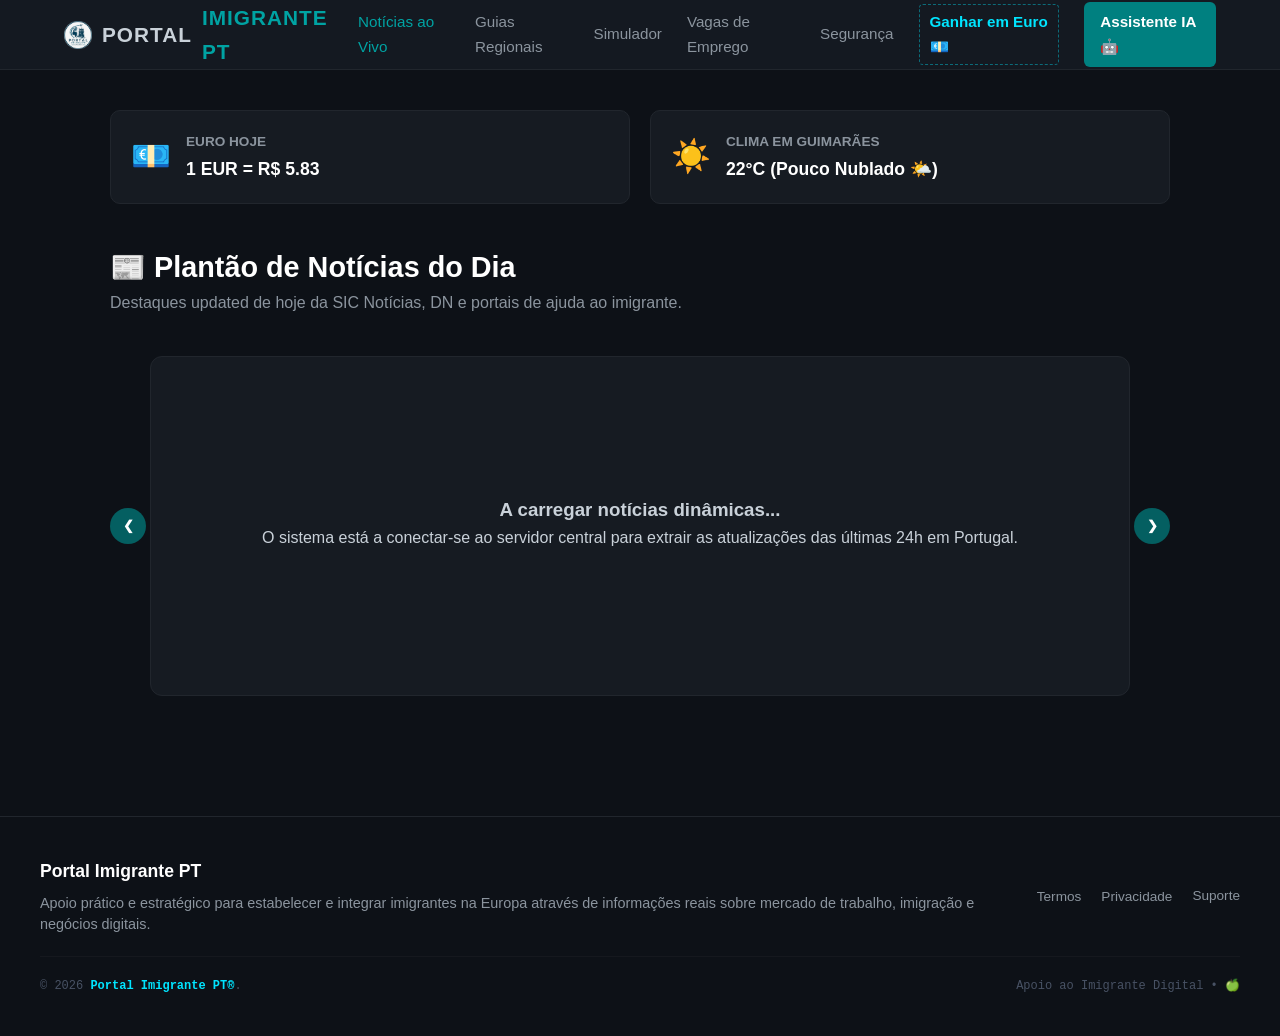
<file: index.html>
<!DOCTYPE html>

<html lang="pt">

<head>

    <meta charset="UTF-8">

    <meta name="viewport" content="width=device-width, initial-scale=1.0">

    <title>Portal Imigrante PT - Notícias & Atualizações Portugal</title>

    <link rel="icon" type="image/png" href="favicon.png">

    <link rel="stylesheet" href="css/hub.css">

    <style>

        /* =====================================================================

           ESTILOS DO CARROSSEL DE NOTÍCIAS E RESPONSIVIDADE

           ===================================================================== */

        .carousel-container {

            position: relative;

            width: 100%;

            max-width: 1200px;

            margin: 0 auto;

            overflow: hidden;

            padding: 10px 40px;

        }



        .news-carousel-track {

            display: flex;

            gap: 20px;

            transition: transform 0.4s ease-in-out;

            width: 100%;

        }



        /* Ajuste de tamanho para abrigar a imagem com folga */

        .news-card-carousel {

            flex: 0 0 calc(33.333% - 14px);

            background-color: #161b22;

            border: 1px solid #21262d;

            border-radius: 12px;

            padding: 0; /* Remove padding total para a imagem colar nas bordas do topo */

            display: flex;

            flex-direction: column;

            justify-content: space-between;

            min-height: 340px; /* Aumentado para dar espaço à imagem */

            overflow: hidden;

            transition: border-color 0.3s, transform 0.3s;

        }



        .news-card-carousel:hover {

            border-color: #00a3a3;

        }



        /* Destaque Estético para o teu Card do E-book (Card 3) */

        .news-card-carousel.card-promocional {

            border: 1px dashed #00a3a3;

            box-shadow: 0 4px 20px rgba(0, 163, 163, 0.15);

        }

        

        .news-card-carousel.card-promocional:hover {

            border-color: #00e5ff;

        }



        /* Container do texto dentro do card */

        .news-card-content {

            padding: 15px 20px 20px 20px;

            display: flex;

            flex-direction: column;

            flex-grow: 1;

        }



        /* Estilização da Imagem de Capa do Card com Polimento Escuro */

        .news-card-img {

            width: 100%;

            height: 140px;

            object-fit: cover;

            border-bottom: 1px solid #21262d;

            opacity: 0.88; /* Suaviza logotipos claros ou imagens muito berrantes no tema dark */

            transition: opacity 0.3s ease;

        }



        .news-card-carousel:hover .news-card-img {

            opacity: 1; /* A imagem ganha brilho total quando o rato passa por cima */

        }



        /* Ajuste dinâmico para a tag de fontes */

        .news-tag {

            display: inline-block;

            padding: 2px 8px;

            font-size: 0.75rem;

            font-weight: bold;

            border-radius: 4px;

            background-color: #21262d;

            color: #8b949e;

            margin-bottom: 5px;

            text-transform: uppercase;

        }



        /* Cor diferenciada para o selo do teu E-book */

        .tag-promocional {

            background-color: rgba(0, 229, 255, 0.1) !important;

            color: #00e5ff !important;

            border: 1px solid rgba(0, 229, 255, 0.3);

        }



        .carousel-btn {

            position: absolute;

            top: 50%;

            transform: translateY(-50%);

            background-color: rgba(0, 128, 128, 0.7);

            color: white;

            border: none;

            width: 36px;

            height: 36px;

            border-radius: 50%;

            cursor: pointer;

            font-weight: bold;

            z-index: 10;

            display: flex;

            align-items: center;

            justify-content: center;

            transition: background 0.2s;

        }



        .carousel-btn:hover { background-color: #00a3a3; }

        .btn-left { left: 0; }

        .btn-right { right: 0; }



        /* =====================================================================

           RODAPÉ MODULAR, COMPACTO E RESPONSIVO

           ===================================================================== */

        footer {

            background-color: #0d1117;

            border-top: 1px solid #21262d;

            padding: 40px 20px;

            margin-top: 80px;

        }



        .footer-container {

            max-width: 1200px;

            margin: 0 auto;

            display: flex;

            flex-direction: column;

            gap: 20px;

        }



        .footer-main {

            display: flex;

            justify-content: space-between;

            align-items: center;

            flex-wrap: wrap;

            gap: 20px;

        }



        .footer-info {

            flex: 1;

            min-width: 280px;

        }



        .footer-info h4 {

            font-size: 1.1rem;

            color: #ffffff;

            margin-bottom: 8px;

            font-weight: 700;

        }



        .footer-info p {

            color: #8b949e;

            font-size: 0.9rem;

            margin: 0;

            line-height: 1.5;

        }



        .footer-nav {

            display: flex;

            gap: 20px;

            flex-wrap: wrap;

        }



        .footer-nav a, .footer-nav button {

            color: #8b949e;

            text-decoration: none;

            background: none;

            border: none;

            font-size: 0.85rem;

            cursor: pointer;

            transition: color 0.2s ease;

            white-space: nowrap;

            font-family: inherit;

        }



        .footer-nav a:hover, .footer-nav button:hover {

            color: #00e5ff;

        }



        .footer-credits {

            border-top: 1px solid rgba(255, 255, 255, 0.03);

            padding-top: 20px;

            display: flex;

            justify-content: space-between;

            align-items: center;

            flex-wrap: wrap;

            gap: 10px;

            font-family: monospace;

            font-size: 0.75rem;

            color: #485264;

        }



        .trademark {

            color: #00e5ff;

            font-weight: bold;

        }



        /* =====================================================================

           SISTEMA DE MODAIS REATIVOS (POP-UPS INTERNOS)

           ===================================================================== */

        .modal-overlay {

            position: fixed;

            top: 0;

            left: 0;

            width: 100%;

            height: 100%;

            background-color: rgba(4, 8, 18, 0.85);

            backdrop-filter: blur(5px);

            display: flex;

            align-items: center;

            justify-content: center;

            z-index: 1000;

            opacity: 0;

            pointer-events: none;

            transition: opacity 0.3s ease;

            padding: 20px;

        }



        .modal-overlay.active {

            opacity: 1;

            pointer-events: auto;

        }



        .modal-window {

            background-color: #161b22;

            border: 2px solid #30363d;

            border-radius: 12px;

            max-width: 700px;

            width: 100%;

            max-height: 80vh;

            display: flex;

            flex-direction: column;

            box-shadow: 0 20px 40px rgba(0,0,0,0.7);

            transform: translateY(-20px);

            transition: transform 0.3s ease;

        }



        .modal-overlay.active .modal-window {

            transform: translateY(0);

        }



        .modal-header {

            padding: 15px 20px;

            border-bottom: 1px solid #30363d;

            display: flex;

            justify-content: space-between;

            align-items: center;

        }



        .modal-header h3 {

            color: #00e5ff;

            font-size: 1.2rem;

        }



        .close-modal {

            background: none;

            border: none;

            color: #8b949e;

            font-size: 1.5rem;

            cursor: pointer;

        }



        .close-modal:hover {

            color: #ffffff;

        }



        .modal-body {

            padding: 25px 20px;

            overflow-y: auto;

            color: #c9d1d9;

            font-size: 0.95rem;

        }



        .modal-body h3 { color: #fff; margin: 20px 0 10px 0; font-size: 1.2rem; }

        .modal-body p { margin-bottom: 15px; color: #8b949e; font-size: 0.95rem; line-height: 1.6; }

        .modal-body ul { margin-left: 20px; margin-bottom: 15px; color: #8b949e; }

        .modal-body li { margin-bottom: 5px; }



       @media (max-width: 768px) {
    /* Ajustes da Navbar */
    .navbar { 
        padding: 12px 15px !important; 
        height: auto !important; 
        flex-direction: column !important; 
        gap: 10px; 
    }
    .nav-links { 
        width: 100%; 
        justify-content: center !important; 
        gap: 12px !important; 
        flex-wrap: wrap; 
    }
    .nav-links a { 
        margin-left: 0 !important; 
        font-size: 0.8rem !important; 
    }
    .main-container { 
        padding-top: 140px !important; 
    }

    /* Ajustes do Carrossel (Otimizados para Centralização) */
    .carousel-container { 
        padding: 10px 0 !important; 
        width: 100%;
        overflow: hidden;
    }

    .news-carousel-track {
        display: flex;
        gap: 10px !important; 
        padding: 0 5% !important; /* Cria o respiro para não colar nas bordas */
    }

    .news-card-carousel { 
        flex: 0 0 90% !important; /* O card ocupa 90% da tela */
        margin: 0 !important; /* Remove margem manual para evitar conflitos */
    }
}

    </style>

</head>

<body>



  <nav class="navbar">

    <div class="logo" style="display: flex; align-items: center; gap: 10px;">

        <img src="favicon.png" alt="Logo" style="height: 28px; width: auto; object-fit: contain;">

        PORTAL<span class="logo-highlight">IMIGRANTE PT</span>

    </div>

    <div class="nav-links">

        <a href="#" class="active">Notícias ao Vivo</a>
        <a href="guias.html">Guias Regionais</a>
        <a href="simulador.html">Simulador</a>
        <a href="empregos.html">Vagas de Emprego </a>
        <a href="auditoria.html">Segurança</a>
        <a href="viver-do-digital.html" style="color: #00e5ff; font-weight: bold; border: 1px dashed rgba(0, 229, 255, 0.4); padding: 5px 10px; border-radius: 4px;">Ganhar em Euro 💶</a>
        <a href="assistente.html" class="nav-btn-ia">Assistente IA 🤖</a>

    </div>

</nav>



    <main class="main-container">

        

        <section class="live-widgets">

            <div class="widget-card">

                <span class="widget-icon">💶</span>

                <div>

                    <h4>Euro hoje</h4>

                    <p id="cotacao-euro">A carregar câmbio ao vivo...</p>

                </div>

            </div>

            <div class="widget-card">

                <span class="widget-icon">☀️</span>

                <div>

                    <h4 id="titulo-clima">Clima Local</h4>

                    <p id="info-clima">A detetar localização...</p>

                </div>

            </div>

        </section>



        <section class="news-section">

            <h2>📰 Plantão de Notícias do Dia</h2>

            <p class="section-subtitle">Destaques updated de hoje da SIC Notícias, DN e portais de ajuda ao imigrante.</p>

            

            <div class="carousel-container">

                <button class="carousel-btn btn-left" onclick="moverCarrossel(-1)">❮</button>

                <div class="news-carousel-track" id="newsGrid">

                    <article class="news-card-carousel" style="flex: 0 0 100% !important;">

                        <div class="news-card-content" style="text-align: center; justify-content: center; min-height: 200px;">

                            <h3>A carregar notícias dinâmicas...</h3>

                            <p>O sistema está a conectar-se ao servidor central para extrair as atualizações das últimas 24h em Portugal.</p>

                        </div>

                    </article>

                </div>

                <button class="carousel-btn btn-right" onclick="moverCarrossel(1)">❯</button>

            </div>

        </section>



    </main>



    <footer>

        <div class="footer-container">

            <div class="footer-main">

                <div class="footer-info">

                    <h4>Portal Imigrante PT</h4>

                    <p>Apoio prático e estratégico para estabelecer e integrar imigrantes na Europa através de informações reais sobre mercado de trabalho, imigração e negócios digitais.</p>

                </div>

                <div class="footer-nav">

                    <button onclick="openModal('modal-termos')">Termos</button>

                    <button onclick="openModal('modal-privacidade')">Privacidade</button>

                    <a href="mailto:farchulleta@gmail.com">Suporte</a>

                </div>

            </div>

            

            <div class="footer-credits">

                <div>

                    © 2026 <span class="trademark">Portal Imigrante PT®</span>.

                </div>

                <div>

                    Apoio ao Imigrante Digital • 🍏

                </div>

            </div>

        </div>

    </footer>



    <div class="modal-overlay" id="modal-privacidade" onclick="closeModalOnOverlay(event)">

        <div class="modal-window">

            <div class="modal-header">

                <h3>Política de Privacidade</h3>

                <button class="close-modal" onclick="closeModal('modal-privacidade')">&times;</button>

            </div>

            <div class="modal-body">

                <p>A sua privacidade é importante para nós. É política do Portal Imigrante PT respeitar a sua privacidade em relação a qualquer informação sua que possamos coletar no site Portal Imigrante PT, e outros sites que possuímos e operamos.</p>

                <p>Solicitamos informações pessoais apenas quando realmente precisamos delas para lhe fornecer um serviço. Fazemo-lo por meios justos e legais, com o seu conhecimento e consentimento. Também informamos por que estamos coletando e como será usado.</p>

                <p>Apenas retemos as informações coletadas pelo tempo necessário para fornecer o serviço solicitado. Quando armazenamos dados, protegemos dentro de meios comercialmente aceitáveis ​​para evitar perdas e roubos, bem como acesso, divulgação, cópia, uso ou modificação não autorizados.</p>

                <p>Não compartilhamos informações de identificação pessoal publicamente ou com terceiros, exceto quando exigido por lei.</p>

                <p>O nosso site pode tel links para sites externos que não são operados por nós. Esteja ciente de que não temos controle sobre o conteúdo e práticas desses sites e não podemos aceitar responsabilidade por suas respectivas políticas de privacidade.</p>

                <p>Você é livre para recusar a nossa solicitação de informações pessoais, entendendo que talvez não possamos fornecer some dos serviços desejados.</p>

                <p>O uso continuado de nosso site será considerado como aceitação de nossas práticas em torno de privacidade e informações pessoais.</p>

                <h3>Compromisso do Usuário</h3>

                <ul>

                    <li>A) Não se envolver em atividades que sejam ilegais ou contrárias à boa fé e à ordem pública;</li>

                    <li>B) Não difundir propaganda ou conteúdo de natureza racista, xenofóbica, jogos de azar ou contra os direitos humanos;</li>

                    <li>C) Não causar danos aos sistemas físicos (hardwares) e lógicos (softwares) do Portal Imigrante PT.</li>

                </ul>

                <p>Esta política é efetiva a partir de 27 May 2026 15:07.</p>

            </div>

        </div>

    </div>



    <div class="modal-overlay" id="modal-termos" onclick="closeModalOnOverlay(event)">

        <div class="modal-window">

            <div class="modal-header">

                <h3>Termos de Serviço</h3>

                <button class="close-modal" onclick="closeModal('modal-termos')">&times;</button>

            </div>

            <div class="modal-body">

                <h3>1. Termos</h3>

                <p>Ao acessar ao site Portal Imigrante PT, concorda em cumprir estes termos de serviço, todas as leis e regulamentos aplicáveis e concorda que é responsável pelo cumprimento de todas as leis locais aplicáveis.</p>

                <h3>2. Uso de Licença</h3>

                <p>É concedida permission para baixar temporariamente uma cópia dos materiais (informações ou software) no site Portal Imigrante PT, apenas para visualização transitória pessoal e não comercial. Sob esta licença, você não pode: modificar ou copiar os materiais; usar para fins comerciais; tentar descompilar o software ou remover notações de propriedade.</p>

                <h3>3. Isenção de responsabilidade</h3>

                <p>Os materiais no site da Portal Imigrante PT são fornecidos 'como estão'. Portal Imigrante PT não oferece garantias, expressas ou implícitas, e, por este meio, isenta e nega todas as outras garantias.</p>

                <h3>4. Limitações</h3>

                <p>Em nenhum caso o Portal Imigrante PT ou seus fornecedores serão responsáveis por quaisquer danos decorrentes do uso ou da incapacidade de usar os materiais contidos na plataforma.</p>

            </div>

        </div>

    </div>



    <script>

        const SERVIDOR_URL = "https://portal-imigrante-pt.onrender.com/api";

        let posicaoAtual = 0;

        let tentativasConexao = 0;



        // 1. CÂMBIO DO EURO DO DIA

        async function buscarEuro() {

            try {

                const res = await fetch("https://open.er-api.com/v6/latest/EUR");

                const data = await res.json();

                document.getElementById("cotacao-euro").innerText = `1 EUR = R$ ${data.rates.BRL.toFixed(2)}`;

            } catch (e) {

                document.getElementById("cotacao-euro").innerText = "1 EUR = R$ 5.83";

            }

        }



        // 2. BUSCA AS NOTÍCIAS ATUALIZADAS DO DIA (Lógica dinâmica com leitura direta da Tag da API)

        // 2. BUSCA AS NOTÍCIAS ATUALIZADAS DO DIA (CORRIGIDO)

        // 2. BUSCA AS NOTÍCIAS ATUALIZADAS DO DIA

        async function carregarNoticiasVivas() {

            const grid = document.getElementById("newsGrid");

            try {

                const res = await fetch(`${SERVIDOR_URL}/noticias?nocache=${Date.now()}`);

                const data = await res.json();

                

                if (data.noticias && data.noticias.length > 0) {

                    grid.innerHTML = ""; 

                    

                    // REMOVIDO: .slice().reverse()

                    // Usamos a lista exatamente na ordem que o servidor envia.

                    data.noticias.forEach((noticia) => {

                        const fonte = noticia.tag || "Ao Vivo";

                        const targetAttr = noticia.url.includes("viver-do-digital") ? "" : 'target="_blank"';

                        const linkImagem = "/portal-imigrante-pt/img/noticia-fixa.png";

                        

                        // O JavaScript agora identifica o card promocional pela URL

                        const ePromocional = noticia.url.includes("viver-do-digital");

                        const classeCard = "news-card-carousel";

                        const classeTag = "news-tag";



                        grid.innerHTML += `

                            <article class="${classeCard}">

                                <img src="${linkImagem}" class="news-card-img" alt="Capa da Notícia" onerror="this.onerror=null; this.src='/portal-imigrante-pt/img/noticia-fixa.png';">

                                <div class="news-card-content">

                                    <div>

                                        <div class="${classeTag}">${fonte}</div>

                                        <h3 style="font-size:1.05rem; margin: 10px 0; color:#fff; line-height:1.3;">${noticia.titulo}</h3>

                                        <p style="font-size:0.85rem; color:#8b949e; line-height:1.4; margin-bottom:10px;">${noticia.resumo}</p>

                                    </div>

                                    <a href="${noticia.url}" ${targetAttr} class="read-more" style="margin-top:auto; display:inline-block; font-size:0.85rem; color:#00a3a3; text-decoration:none;">Ler artigo completo →</a>

                                </div>

                            </article>

                        `;

                    });

                    posicaoAtual = 0;

                    grid.style.transform = `translateX(0px)`;

                    tentativasConexao = 0; 

                }

            } catch (error) {

                console.log("Servidor em Standby...");

                setTimeout(carregarNoticiasVivas, 10000);

            }

        }



        // 3. CONTROLADOR DO CARROSSEL

        function moverCarrossel(direcao) {

            const track = document.getElementById("newsGrid");

            const cards = document.querySelectorAll(".news-card-carousel");

            if (cards.length <= 3 && window.innerWidth > 768) return; 

            

            const maxPos = cards.length - (window.innerWidth <= 768 ? 1 : 3);

            posicaoAtual += direcao;

            

            if (posicaoAtual < 0) posicaoAtual = 0;

            if (posicaoAtual > maxPos) posicaoAtual = maxPos;

            

            const larguraCard = cards[0].clientWidth + 20;

            track.style.transform = `translateX(-${posicaoAtual * larguraCard}px)`;

        }



        // 4. CLIMA DINÂMICO POR IP REAL

        async function carregarClimaDinamico() {

            const campoTexto = document.getElementById("info-clima");

            const campoTitulo = document.getElementById("titulo-clima");

            try {

                const resIp = await fetch("https://ipapi.co/json/");

                const dataIp = await resIp.json();

                

                if (dataIp && !dataIp.error && dataIp.latitude && dataIp.longitude) {

                    const cidade = dataIp.city || "Local Atual";

                    

                    const resWeather = await fetch(`https://api.open-meteo.com/v1/forecast?latitude=${dataIp.latitude}&longitude=${dataIp.longitude}&current_weather=true&nocache=${Date.now()}`);

                    const dataWeather = await resWeather.json();

                    

                    if (dataWeather && dataWeather.current_weather) {

                        const temp = Math.round(dataWeather.current_weather.temperature);

                        const code = dataWeather.current_weather.weathercode;

                        

                        let estadoCeu = "Céu Limpo ☀️";

                        if (code >= 1 && code <= 3) estadoCeu = "Pouco Nublado 🌤️";

                        else if (code >= 45 && code <= 48) estadoCeu = "Nevoeiro 🌫️";

                        else if (code >= 51) estadoCeu = "Chuva 🌧️";

                        

                        campoTitulo.innerText = `Clima em ${cidade}`;

                        campoTexto.innerText = `${temp}°C (${estadoCeu})`;

                        return;

                    }

                }

            } catch (error) {

                console.log("Erro na API de clima, aplicando segurança regional.");

            }

            campoTitulo.innerText = "Clima em Guimarães";

            campoTexto.innerText = "22°C (Pouco Nublado 🌤️)";

        }



        // 5. FUNÇÕES DE CONTROLE DOS POP-UPS (MODAIS)

        function openModal(modalId) {

            document.getElementById(modalId).classList.add('active');

            document.body.style.overflow = 'hidden';

        }



        function closeModal(modalId) {

            document.getElementById(modalId).classList.remove('active');

            document.body.style.overflow = '';

        }



        function closeModalOnOverlay(event) {

            if (event.target.classList.contains('modal-overlay')) {

                event.target.classList.remove('active');

                document.body.style.overflow = '';

            }

        }



        // Inicialização ordenada do Hub

        buscarEuro();

        carregarNoticiasVivas();

        carregarClimaDinamico();

        let touchStartX = 0;
let touchEndX = 0;

const carrossel = document.getElementById("newsGrid");

carrossel.addEventListener('touchstart', e => {
    touchStartX = e.changedTouches[0].screenX;
}, false);

carrossel.addEventListener('touchend', e => {
    touchEndX = e.changedTouches[0].screenX;
    handleGesture();
}, false);

function handleGesture() {
    // Se o movimento for maior que 50 pixels, considera um deslize (swipe)
    if (touchEndX < touchStartX - 50) {
        moverCarrossel(1); // Desliza para a esquerda
    }
    if (touchEndX > touchStartX + 50) {
        moverCarrossel(-1); // Desliza para a direita
    }
}
    </script>

</body>

</html>
</file>
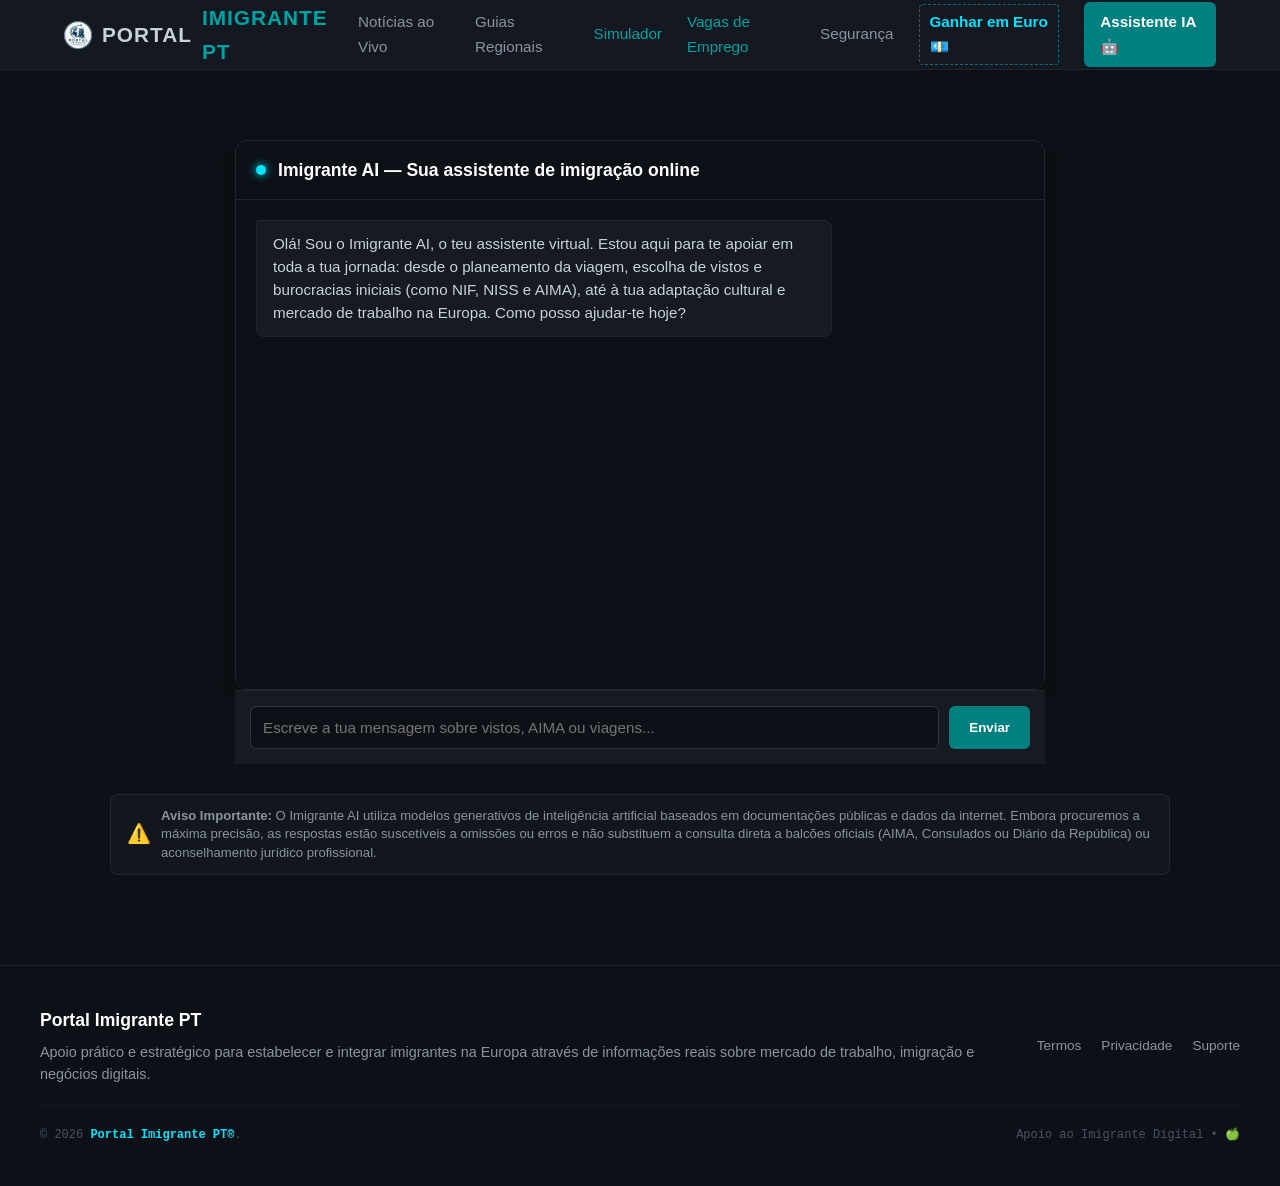
<file: assistente.html>
<!DOCTYPE html>
<html lang="pt">
<head>
    <meta charset="UTF-8">
    <meta name="viewport" content="width=device-width, initial-scale=1.0">
    <title>Imigrante AI - Assistente Virtual</title>
    <link rel="icon" type="image/png" href="favicon.png">
    <link rel="stylesheet" href="css/hub.css">
    <style>
        /* =====================================================================
           ESTRUTURA COMPLETA DO CHAT IA
           ===================================================================== */
        .chat-wrapper {
            max-width: 850px;
            margin: 30px auto;
            padding: 0 20px;
            display: flex;
            flex-direction: column;
            min-height: calc(100vh - 320px);
        }

        .chat-container {
            background-color: #161b22;
            border: 1px solid #21262d;
            border-radius: 12px;
            display: flex;
            flex-direction: column;
            height: 550px;
            overflow: hidden;
            box-shadow: 0 8px 24px rgba(0,0,0,0.5);
        }

        .chat-header {
            background-color: #0d1117;
            padding: 15px 20px;
            border-bottom: 1px solid #21262d;
            display: flex;
            align-items: center;
            gap: 12px;
        }

        .status-dot {
            width: 10px;
            height: 10px;
            background-color: #00e5ff;
            border-radius: 50%;
            box-shadow: 0 0 8px #00e5ff;
        }

        .chat-header h2 {
            font-size: 1.1rem;
            color: #fff;
            margin: 0;
        }

        .chat-messages {
            flex: 1;
            padding: 20px;
            overflow-y: auto;
            display: flex;
            flex-direction: column;
            gap: 15px;
            background-color: #0d1117;
        }

        .message {
            max-width: 75%;
            padding: 12px 16px;
            border-radius: 8px;
            font-size: 0.95rem;
            line-height: 1.5;
        }

        .message.user {
            background-color: #008080;
            color: #fff;
            align-self: flex-end;
            border-bottom-right-radius: 2px;
        }

        .message.bot {
            background-color: #161b22;
            color: #c9d1d9;
            align-self: flex-start;
            border-top-left-radius: 2px;
            border: 1px solid #21262d;
        }

        .chat-input-area {
            padding: 15px;
            background-color: #161b22;
            border-top: 1px solid #21262d;
            display: flex;
            gap: 10px;
        }

        .chat-input-area input {
            flex: 1;
            background-color: #0d1117;
            border: 1px solid #30363d;
            border-radius: 6px;
            padding: 12px;
            color: #fff;
            font-size: 0.95rem;
            outline: none;
            transition: border-color 0.2s;
        }

        .chat-input-area input:focus {
            border-color: #00e5ff;
        }

        .chat-input-area button {
            background-color: #008080;
            color: white;
            border: none;
            padding: 0 20px;
            border-radius: 6px;
            font-weight: bold;
            cursor: pointer;
            transition: background 0.2s;
        }

        .chat-input-area button:hover {
            background-color: #00a3a3;
        }

        /* CAIXA DE AVISO DA IA (DISCLAIMER) */
        .ai-disclaimer {
            margin-top: 12px;
            background-color: rgba(22, 27, 34, 0.6);
            border: 1px solid rgba(48, 54, 61, 0.5);
            border-radius: 8px;
            padding: 12px 16px;
            display: flex;
            align-items: center;
            gap: 10px;
        }

        .ai-disclaimer-icon {
            font-size: 1.2rem;
        }

        .ai-disclaimer p {
            margin: 0;
            font-size: 0.82rem;
            color: #8b949e;
            line-height: 1.4;
        }

        /* =====================================================================
           RODAPÉ E SISTEMA DE MODAIS (PADRONIZADO COM A HOME)
           ===================================================================== */
        footer {
            background-color: #0d1117;
            border-top: 1px solid #21262d;
            padding: 40px 20px;
            margin-top: 60px;
        }

        .footer-container {
            max-width: 1200px;
            margin: 0 auto;
            display: flex;
            flex-direction: column;
            gap: 20px;
        }

        .footer-main {
            display: flex;
            justify-content: space-between;
            align-items: center;
            flex-wrap: wrap;
            gap: 20px;
        }

        .footer-info {
            flex: 1;
            min-width: 280px;
        }

        .footer-info h4 {
            font-size: 1.1rem;
            color: #ffffff;
            margin-bottom: 8px;
            font-weight: 700;
        }

        .footer-info p {
            color: #8b949e;
            font-size: 0.9rem;
            margin: 0;
            line-height: 1.5;
        }

        .footer-nav {
            display: flex;
            gap: 20px;
            flex-wrap: wrap;
        }

        .footer-nav a, .footer-nav button {
            color: #8b949e;
            text-decoration: none;
            background: none;
            border: none;
            font-size: 0.85rem;
            cursor: pointer;
            transition: color 0.2s ease;
            white-space: nowrap;
            font-family: inherit;
        }

        .footer-nav a:hover, .footer-nav button:hover {
            color: #00e5ff;
        }

        .footer-credits {
            border-top: 1px solid rgba(255, 255, 255, 0.03);
            padding-top: 20px;
            display: flex;
            justify-content: space-between;
            align-items: center;
            flex-wrap: wrap;
            gap: 10px;
            font-family: monospace;
            font-size: 0.75rem;
            color: #485264;
        }

        .trademark { color: #00e5ff; font-weight: bold; }

        /* MODAIS */
        .modal-overlay {
            position: fixed;
            top: 0; left: 0; width: 100%; height: 100%;
            background-color: rgba(4, 8, 18, 0.85);
            backdrop-filter: blur(5px);
            display: flex; align-items: center; justify-content: center;
            z-index: 1000; opacity: 0; pointer-events: none;
            transition: opacity 0.3s ease; padding: 20px;
        }

        .modal-overlay.active { opacity: 1; pointer-events: auto; }

        .modal-window {
            background-color: #161b22; border: 2px solid #30363d; border-radius: 12px;
            max-width: 700px; width: 100%; max-height: 80vh;
            display: flex; flex-direction: column; box-shadow: 0 20px 40px rgba(0,0,0,0.7);
            transform: translateY(-20px); transition: transform 0.3s ease;
        }

        .modal-overlay.active .modal-window { transform: translateY(0); }
        .modal-header { padding: 15px 20px; border-bottom: 1px solid #30363d; display: flex; justify-content: space-between; align-items: center; }
        .modal-header h3 { color: #00e5ff; font-size: 1.2rem; }
        .close-modal { background: none; border: none; color: #8b949e; font-size: 1.5rem; cursor: pointer; }
        .close-modal:hover { color: #fff; }
        .modal-body { padding: 25px 20px; overflow-y: auto; color: #c9d1d9; font-size: 0.95rem; }
        .modal-body h3 { color: #fff; margin: 20px 0 10px 0; font-size: 1.2rem; }
        .modal-body p { margin-bottom: 15px; color: #8b949e; line-height: 1.6; }
        .modal-body ul { margin-left: 20px; margin-bottom: 15px; color: #8b949e; }
        
       @media (max-width: 768px) {
            .navbar { padding: 12px 15px !important; height: auto !important; flex-direction: column !important; gap: 10px; }
            .nav-links { width: 100%; justify-content: center !important; gap: 12px !important; flex-wrap: wrap; }
            .nav-links a { margin-left: 0 !important; font-size: 0.8rem !important; }
            .main-container { padding-top: 140px !important; }
            .radar-container { padding: 20px; }
            .form-group { flex-direction: column; width: 100%; }
            .select-regiao, .btn-analise { width: 100%; }
        }
    </style>
</head>
<body>

    <nav class="navbar">
    <div class="logo" style="display: flex; align-items: center; gap: 10px;">
        <img src="favicon.png" alt="Logo" style="height: 28px; width: auto; object-fit: contain;">
        PORTAL<span class="logo-highlight">IMIGRANTE PT</span>
    </div>
    <div class="nav-links">
        <a href="index.html">Notícias ao Vivo</a>
        <a href="guias.html">Guias Regionais</a>
        <a href="simulador.html" class="active">Simulador</a>
        <a href="empregos.html" class="active">Vagas de Emprego</a>
        <a href="auditoria.html">Segurança</a>
        <a href="viver-do-digital.html" style="color: #00e5ff; font-weight: bold; border: 1px dashed rgba(0, 229, 255, 0.4); padding: 5px 10px; border-radius: 4px;">Ganhar em Euro 💶</a>
        <a href="assistente.html" class="nav-btn-ia">Assistente IA 🤖</a>
    </div>
</nav>

    <main class="main-container">
        <div class="chat-wrapper">
            
            <div class="chat-container">
                <div class="chat-header">
                    <div class="status-dot"></div>
                    <h2>Imigrante AI — Sua assistente de imigração online</h2>
                </div>
                
                <div class="chat-messages" id="chatMessages">
    <div class="message bot">
        Olá! Sou o Imigrante AI, o teu assistente virtual. Estou aqui para te apoiar em toda a tua jornada: desde o planeamento da viagem, escolha de vistos e burocracias iniciais (como NIF, NISS e AIMA), até à tua adaptação cultural e mercado de trabalho na Europa. Como posso ajudar-te hoje?
    </div>
</div>
                </div>
                
                <div class="chat-input-area">
                    <input type="text" id="userInput" placeholder="Escreve a tua mensagem sobre vistos, AIMA ou viagens..." onkeypress="verificarTeclado(event)">
                    <button onclick="enviarMensagem()">Enviar</button>
                </div>
            </div>

            <div class="ai-disclaimer">
                <span class="ai-disclaimer-icon">⚠️</span>
                <p><strong>Aviso Importante:</strong> O Imigrante AI utiliza modelos generativos de inteligência artificial baseados em documentações públicas e dados da internet. Embora procuremos a máxima precisão, as respostas estão suscetíveis a omissões ou erros e não substituem a consulta direta a balcões oficiais (AIMA, Consulados ou Diário da República) ou aconselhamento jurídico profissional.</p>
            </div>

        </div>
    </main>

    <footer>
        <div class="footer-container">
            <div class="footer-main">
                <div class="footer-info">
                    <h4>Portal Imigrante PT</h4>
                    <p>Apoio prático e estratégico para estabelecer e integrar imigrantes na Europa através de informações reais sobre mercado de trabalho, imigração e negócios digitais.</p>
                </div>
                <div class="footer-nav">
                    <button onclick="openModal('modal-termos')">Termos</button>
                    <button onclick="openModal('modal-privacidade')">Privacidade</button>
                    <a href="mailto:farchulleta@gmail.com">Suporte</a>
                </div>
            </div>
            
            <div class="footer-credits">
                <div>© 2026 <span class="trademark">Portal Imigrante PT®</span>.</div>
                <div>Apoio ao Imigrante Digital • 🍏</div>
            </div>
        </div>
    </footer>

    <div class="modal-overlay" id="modal-privacidade" onclick="closeModalOnOverlay(event)">
        <div class="modal-window">
            <div class="modal-header">
                <h3>Política de Privacidade</h3>
                <button class="close-modal" onclick="closeModal('modal-privacidade')">&times;</button>
            </div>
            <div class="modal-body">
                <p>A sua privacidade é importante para nós. É política do Portal Imigrante PT respeitar a sua privacidade em relação a qualquer informação sua que possamos coletar no site Portal Imigrante PT, e outros sites que possuímos e operamos.</p>
                <p>Solicitamos informações pessoais apenas quando realmente precisamos delas para lhe fornecer um serviço. Fazemo-lo por meios justos e legais, com o seu conhecimento e consentimento.</p>
                <p>Apenas retemos as informações coletadas pelo tempo necessário para fornecer o serviço solicitado. Quando armazenamos dados, protegemos dentro de meios comercialmente aceitáveis ​​para evitar perdas e roubos.</p>
                <p>O uso continuado de nosso site será considerado como aceitação de nossas práticas em torno de privacidade e informações pessoais.</p>
                <p>Esta política é efetiva a partir de 27 May 2026 15:07.</p>
            </div>
        </div>
    </div>

    <div class="modal-overlay" id="modal-termos" onclick="closeModalOnOverlay(event)">
        <div class="modal-window">
            <div class="modal-header">
                <h3>Termos de Serviço</h3>
                <button class="close-modal" onclick="closeModal('modal-termos')">&times;</button>
            </div>
            <div class="modal-body">
                <h3>1. Termos</h3>
                <p>Ao acessar ao site Portal Imigrante PT, concorda em cumprir estes termos de serviço, todas as leis e regulamentos aplicáveis e concorda que é responsável pelo cumprimento de todas as leis locais aplicáveis.</p>
                <h3>2. Uso de Licença</h3>
                <p>É concedida permissão para baixar temporariamente uma cópia dos materiais no site Portal Imigrante PT, apenas para visualização transitória pessoal e não comercial.</p>
                <h3>3. Isenção de responsabilidade</h3>
                <p>Os materiais no site da Portal Imigrante PT são fornecidos 'como estão'. Portal Imigrante PT não oferece garantias, expressas ou implícitas, e, por este meio, isenta e nega todas as outras garantias.</p>
            </div>
        </div>
    </div>

    <script>
        const API_URL = "https://portal-imigrante-pt.onrender.com/api/chat";
        
        // Gera um ID de sessão único para manter a memória do chat durante a navegação
        if (!localStorage.getItem("chat_session_id")) {
            localStorage.setItem("chat_session_id", "sessao_" + Math.random().toString(36).substr(2, 9));
        }
        const SESSION_ID = localStorage.getItem("chat_session_id");

        function verificarTeclado(event) {
            if (event.key === "Enter") {
                enviarMensagem();
            }
        }

        async function enviarMensagem() {
            const input = document.getElementById("userInput");
            const texto = input.value.trim();
            if (!texto) return;

            const chatMessages = document.getElementById("chatMessages");

            // Mensagem do Utilizador no Ecrã
            chatMessages.innerHTML += `<div class="message user">${texto}</div>`;
            input.value = "";
            chatMessages.scrollTop = chatMessages.scrollHeight;

            // Indicador visual de carregamento
            const loadingId = "load_" + Date.now();
            chatMessages.innerHTML += `<div class="message bot" id="${loadingId}">A processar resposta...</div>`;
            chatMessages.scrollTop = chatMessages.scrollHeight;

            try {
                const response = await fetch(API_URL, {
                    method: "POST",
                    headers: { "Content-Type": "application/json" },
                    body: JSON.stringify({ message: texto, session_id: SESSION_ID })
                });
                
                const data = await response.json();
                document.getElementById(loadingId).remove();

                if (data.response) {
                    chatMessages.innerHTML += `<div class="message bot">${data.response}</div>`;
                } else {
                    chatMessages.innerHTML += `<div class="message bot">[Erro]: O motor não respondeu adequadamente. Tenta novamente.</div>`;
                }
            } catch (error) {
                document.getElementById(loadingId).remove();
                chatMessages.innerHTML += `<div class="message bot">[Erro de Rede]: Não foi possível ligar ao servidor de inteligência.</div>`;
            }
            chatMessages.scrollTop = chatMessages.scrollHeight;
        }

        // CONTROLE DOS MODAIS
        function openModal(modalId) {
            document.getElementById(modalId).classList.add('active');
            document.body.style.overflow = 'hidden';
        }
        function closeModal(modalId) {
            document.getElementById(modalId).classList.remove('active');
            document.body.style.overflow = '';
        }
        function closeModalOnOverlay(event) {
            if (event.target.classList.contains('modal-overlay')) {
                event.target.classList.remove('active');
                document.body.style.overflow = '';
            }
        }
    </script>
</body>
</html>
</file>
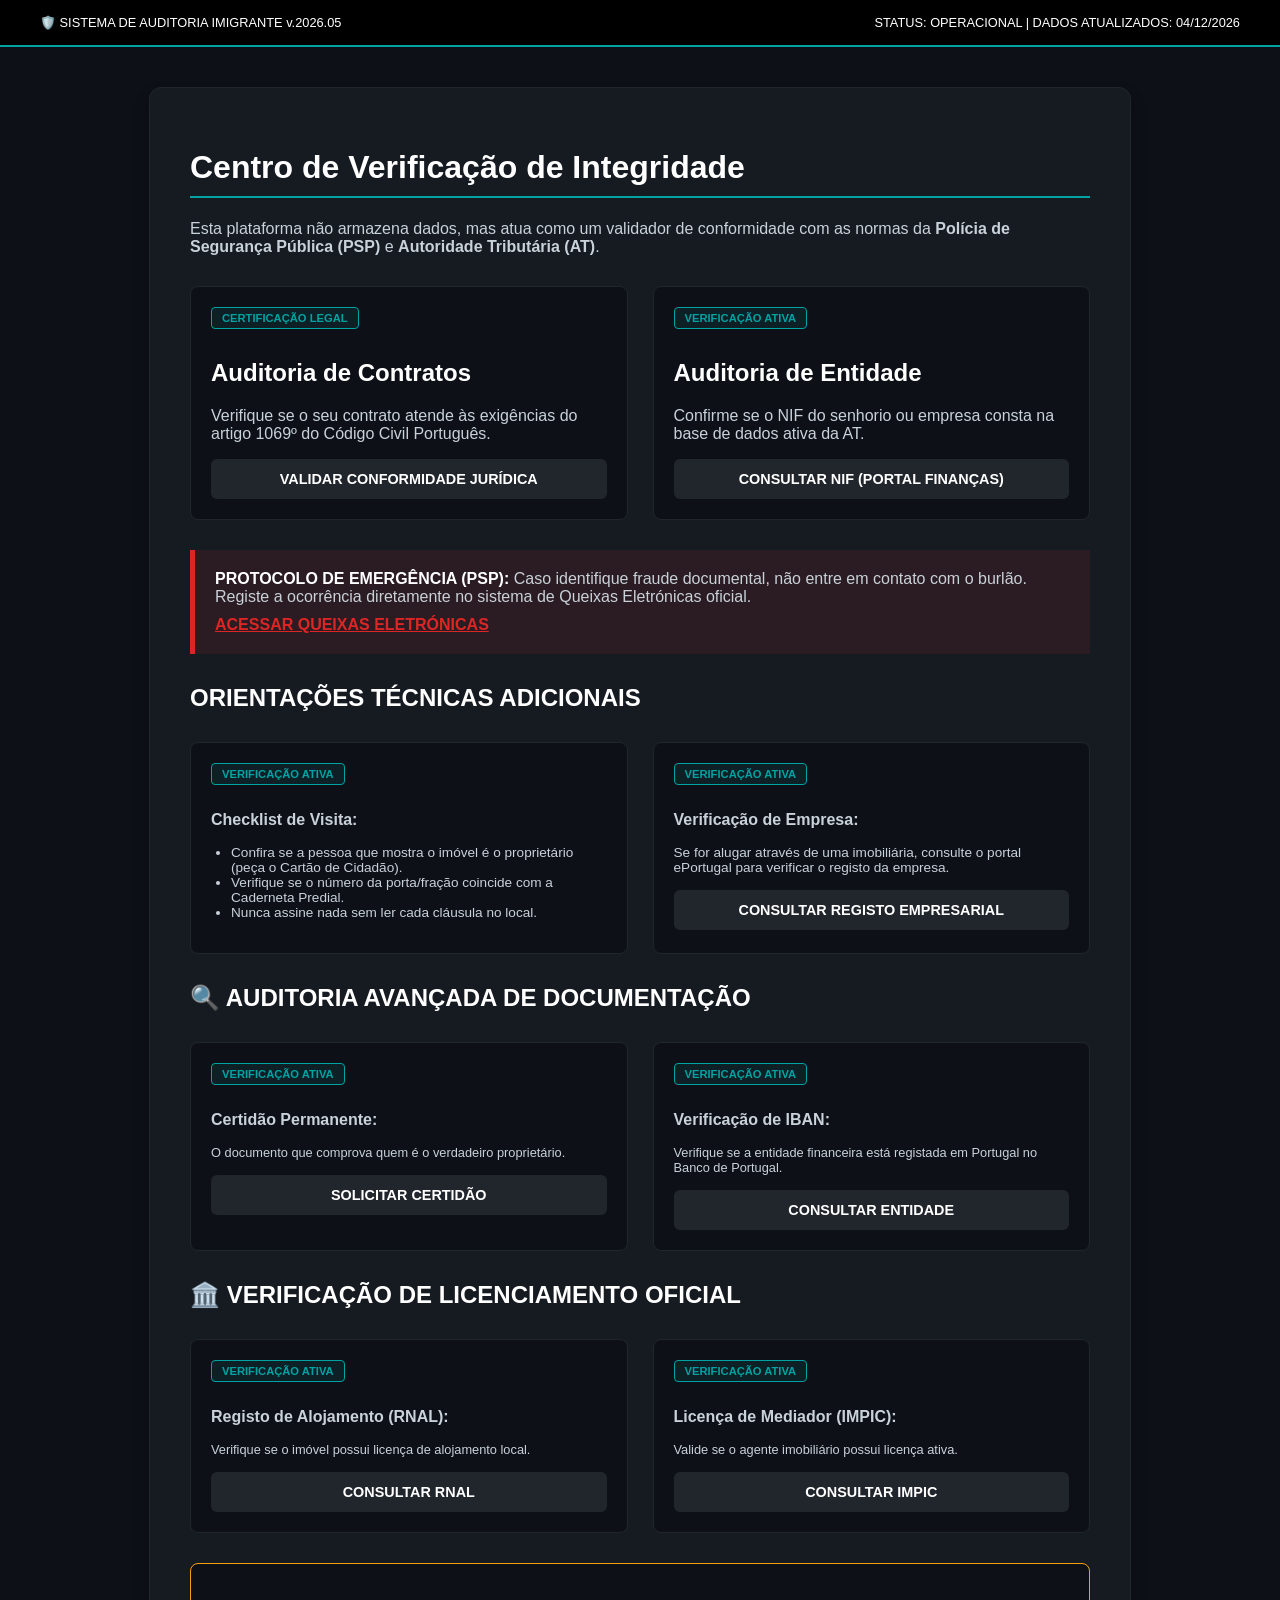
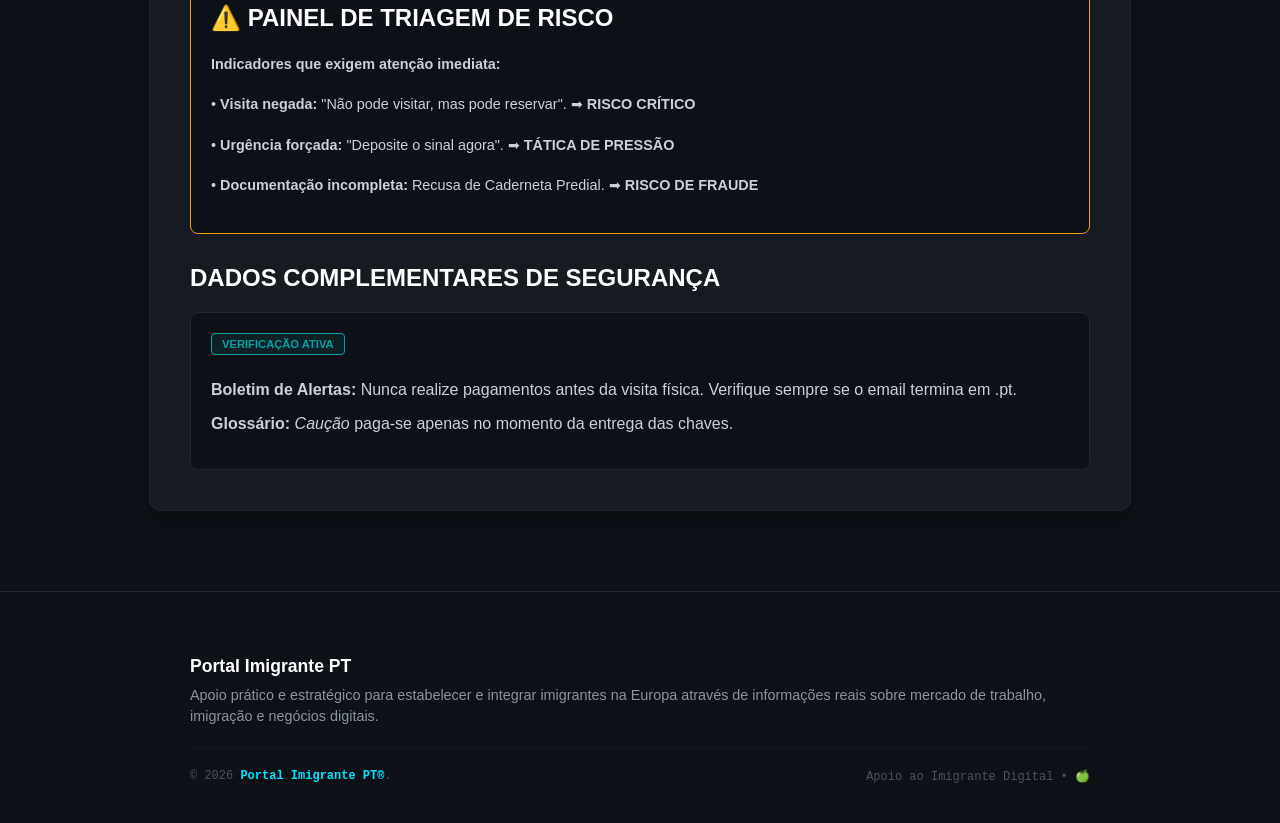
<file: auditoria.html>
<!DOCTYPE html>

<html lang="pt-BR">

<head>

    <meta charset="UTF-8">

    <meta name="viewport" content="width=device-width, initial-scale=1.0">
    <link rel="icon" type="image/png" href="favicon.png">
    <title>Auditoria de Segurança | Portal Imigrante PT</title>

    <style>

        :root { 

            --bg: #0d1117; 

            --card-bg: #161b22; 

            --border: #21262d; 

            --accent: #00a3a3; 

            --text: #c9d1d9; 

            --white: #ffffff; 

            --alert: #dc2626;

        }

        body { font-family: -apple-system, BlinkMacSystemFont, "Segoe UI", Helvetica, Arial, sans-serif; background: var(--bg); color: var(--text); margin: 0; }

        .top-bar { background: #000; color: var(--white); padding: 15px 40px; font-size: 0.8rem; border-bottom: 2px solid var(--accent); display: flex; justify-content: space-between; }

        .container { max-width: 900px; margin: 40px auto; background: var(--card-bg); padding: 40px; border: 1px solid var(--border); border-radius: 12px; box-shadow: 0 10px 15px rgba(0,0,0,0.3); }

        h1 { color: var(--white); border-bottom: 2px solid var(--accent); padding-bottom: 10px; }

        h2 { color: var(--white); }

        .grid { display: grid; grid-template-columns: 1fr 1fr; gap: 25px; margin-top: 30px; }

        .box { border: 1px solid var(--border); padding: 20px; border-radius: 8px; background: var(--bg); }

        .btn-official { display: block; background: var(--border); color: var(--white); text-align: center; padding: 12px; margin-top: 15px; text-decoration: none; font-weight: bold; font-size: 0.9rem; border-radius: 6px; transition: 0.3s; }

        .btn-official:hover { background: var(--accent); }

        .cert-seal { display: inline-block; background: rgba(0, 163, 163, 0.1); color: var(--accent); padding: 4px 10px; font-weight: bold; font-size: 0.7rem; border-radius: 4px; margin-bottom: 10px; border: 1px solid var(--accent); }

        

        /* Rodapé Identico */

        footer { background-color: #0d1117; border-top: 1px solid #21262d; padding: 40px 20px; margin-top: 80px; }

        .footer-container { max-width: 900px; margin: 0 auto; display: flex; flex-direction: column; gap: 20px; color: #8b949e; }

        .footer-main { display: flex; justify-content: space-between; align-items: center; flex-wrap: wrap; gap: 20px; }

        .footer-info { flex: 1; min-width: 280px; }

        .footer-info h4 { font-size: 1.1rem; color: #ffffff; margin-bottom: 8px; font-weight: 700; }

        .footer-info p { color: #8b949e; font-size: 0.9rem; margin: 0; line-height: 1.5; }

        .footer-credits { border-top: 1px solid rgba(255, 255, 255, 0.03); padding-top: 20px; display: flex; justify-content: space-between; align-items: center; font-family: monospace; font-size: 0.75rem; color: #485264; }

        .trademark { color: #00e5ff; font-weight: bold; }

        /* Correção para páginas sem Menu (Segurança) */
@media (max-width: 768px) {
            .navbar { padding: 12px 15px !important; height: auto !important; flex-direction: column !important; gap: 10px; }
            .nav-links { width: 100%; justify-content: center !important; gap: 12px !important; flex-wrap: wrap; }
            .nav-links a { margin-left: 0 !important; font-size: 0.8rem !important; }
            .main-container { padding-top: 140px !important; }
            .radar-container { padding: 20px; }
            .form-group { flex-direction: column; width: 100%; }
            .select-regiao, .btn-analise { width: 100%; }

    </style>

</head>

<body>



<div class="top-bar">

    <span>🛡️ SISTEMA DE AUDITORIA IMIGRANTE v.2026.05</span>

    <span id="data-atual"></span>

</div>



<div class="container">

    <h1>Centro de Verificação de Integridade</h1>

    <p>Esta plataforma não armazena dados, mas atua como um validador de conformidade com as normas da <strong>Polícia de Segurança Pública (PSP)</strong> e <strong>Autoridade Tributária (AT)</strong>.</p>



    <div class="grid">

        <div class="box">

            <div class="cert-seal">CERTIFICAÇÃO LEGAL</div>

            <h2>Auditoria de Contratos</h2>

            <p>Verifique se o seu contrato atende às exigências do artigo 1069º do Código Civil Português.</p>

            <a href="https://irn.justica.gov.pt/" target="_blank" class="btn-official">VALIDAR CONFORMIDADE JURÍDICA</a>

        </div>

        <div class="box">

            <div class="cert-seal">VERIFICAÇÃO ATIVA</div>

            <h2>Auditoria de Entidade</h2>

            <p>Confirme se o NIF do senhorio ou empresa consta na base de dados ativa da AT.</p>

            <a href="https://www.portaldasfinancas.gov.pt" target="_blank" class="btn-official">CONSULTAR NIF (PORTAL FINANÇAS)</a>

        </div>

    </div>



    <div style="margin-top: 30px; padding: 20px; background: rgba(220, 38, 38, 0.1); border-left: 5px solid var(--alert);">

        <strong style="color: var(--white);">PROTOCOLO DE EMERGÊNCIA (PSP):</strong> Caso identifique fraude documental, não entre em contato com o burlão. Registe a ocorrência diretamente no sistema de Queixas Eletrónicas oficial. 

        <a href="https://queixaselectronicas.mai.gov.pt/" target="_blank" style="color: var(--alert); font-weight: bold; display: block; margin-top: 10px;">ACESSAR QUEIXAS ELETRÓNICAS</a>

    </div>



    <div style="margin-top: 30px;">

        <h2>ORIENTAÇÕES TÉCNICAS ADICIONAIS</h2>

        <div class="grid">

            <div class="box">

                <div class="cert-seal">VERIFICAÇÃO ATIVA</div>

                <p><strong>Checklist de Visita:</strong></p>

                <ul style="font-size: 0.85rem; padding-left: 20px;">

                    <li>Confira se a pessoa que mostra o imóvel é o proprietário (peça o Cartão de Cidadão).</li>

                    <li>Verifique se o número da porta/fração coincide com a Caderneta Predial.</li>

                    <li>Nunca assine nada sem ler cada cláusula no local.</li>

                </ul>

            </div>

            <div class="box">

                <div class="cert-seal">VERIFICAÇÃO ATIVA</div>

                <p><strong>Verificação de Empresa:</strong></p>

                <p style="font-size: 0.85rem;">Se for alugar através de uma imobiliária, consulte o portal ePortugal para verificar o registo da empresa.</p>

                <a href="https://eportugal.gov.pt/" target="_blank" class="btn-official">CONSULTAR REGISTO EMPRESARIAL</a>

            </div>

        </div>

    </div>



    <div style="margin-top: 30px;">

        <h2>🔍 AUDITORIA AVANÇADA DE DOCUMENTAÇÃO</h2>

        <div class="grid">

            <div class="box">

                <div class="cert-seal">VERIFICAÇÃO ATIVA</div>

                <p><strong>Certidão Permanente:</strong></p>

                <p style="font-size: 0.8rem;">O documento que comprova quem é o verdadeiro proprietário.</p>

                <a href="https://www.predialonline.pt/" target="_blank" class="btn-official">SOLICITAR CERTIDÃO</a>

            </div>

            <div class="box">

                <div class="cert-seal">VERIFICAÇÃO ATIVA</div>

                <p><strong>Verificação de IBAN:</strong></p>

                <p style="font-size: 0.8rem;">Verifique se a entidade financeira está registada em Portugal no Banco de Portugal.</p>

                <a href="https://www.bportugal.pt/" target="_blank" class="btn-official">CONSULTAR ENTIDADE</a>

            </div>

        </div>

    </div>



    <div style="margin-top: 30px;">

        <h2>🏛️ VERIFICAÇÃO DE LICENCIAMENTO OFICIAL</h2>

        <div class="grid">

            <div class="box">

                <div class="cert-seal">VERIFICAÇÃO ATIVA</div>

                <p><strong>Registo de Alojamento (RNAL):</strong></p>
                <p style="font-size: 0.8rem;">Verifique se o imóvel possui licença de alojamento local.</p>

                <a href="https://rnt.turismodeportugal.pt/RNT/" target="_blank" class="btn-official">CONSULTAR RNAL</a>

            </div>

            <div class="box">

                <div class="cert-seal">VERIFICAÇÃO ATIVA</div>

                <p><strong>Licença de Mediador (IMPIC):</strong></p>
                <p style="font-size: 0.8rem;">Valide se o agente imobiliário possui licença ativa.</p>

                <a href="http://www.impic.pt/" target="_blank" class="btn-official">CONSULTAR IMPIC</a>

            </div>

        </div>

    </div>



    <div class="box" style="margin-top: 30px; border-color: #f59e0b;">

        <h2>⚠️ PAINEL DE TRIAGEM DE RISCO</h2>

        <div style="font-size: 0.9rem; line-height: 1.8;">

            <p><strong>Indicadores que exigem atenção imediata:</strong></p>

            <p>• <strong>Visita negada:</strong> "Não pode visitar, mas pode reservar". ➡ <strong>RISCO CRÍTICO</strong></p>

            <p>• <strong>Urgência forçada:</strong> "Deposite o sinal agora". ➡ <strong>TÁTICA DE PRESSÃO</strong></p>

            <p>• <strong>Documentação incompleta:</strong> Recusa de Caderneta Predial. ➡ <strong>RISCO DE FRAUDE</strong></p>

        </div>

    </div>



    <div style="margin-top: 30px;">

        <h2>DADOS COMPLEMENTARES DE SEGURANÇA</h2>

        <div class="box">

            <div class="cert-seal">VERIFICAÇÃO ATIVA</div>

            <p><strong>Boletim de Alertas:</strong> Nunca realize pagamentos antes da visita física. Verifique sempre se o email termina em .pt.</p>

            <p><strong>Glossário:</strong> <em>Caução</em> paga-se apenas no momento da entrega das chaves.</p>

        </div>

    </div>

</div>



 <footer>
        <div class="footer-container">
            <div class="footer-main">
                <div class="footer-info">
                    <h4>Portal Imigrante PT</h4>
                    <p>Apoio prático e estratégico para estabelecer e integrar imigrantes na Europa através de informações reais sobre mercado de trabalho, imigração e negócios digitais.</p>
                </div>
            </div>
            <div class="footer-credits">
                <div>© 2026 <span class="trademark">Portal Imigrante PT®</span>.</div>
                <div>Apoio ao Imigrante Digital • 🍏</div>
            </div>
        </div>
    </footer>



<script>

    document.getElementById('data-atual').innerText = "STATUS: OPERACIONAL | DADOS ATUALIZADOS: " + new Date().toLocaleDateString('pt-PT');

</script>



</body>

</html>
</file>
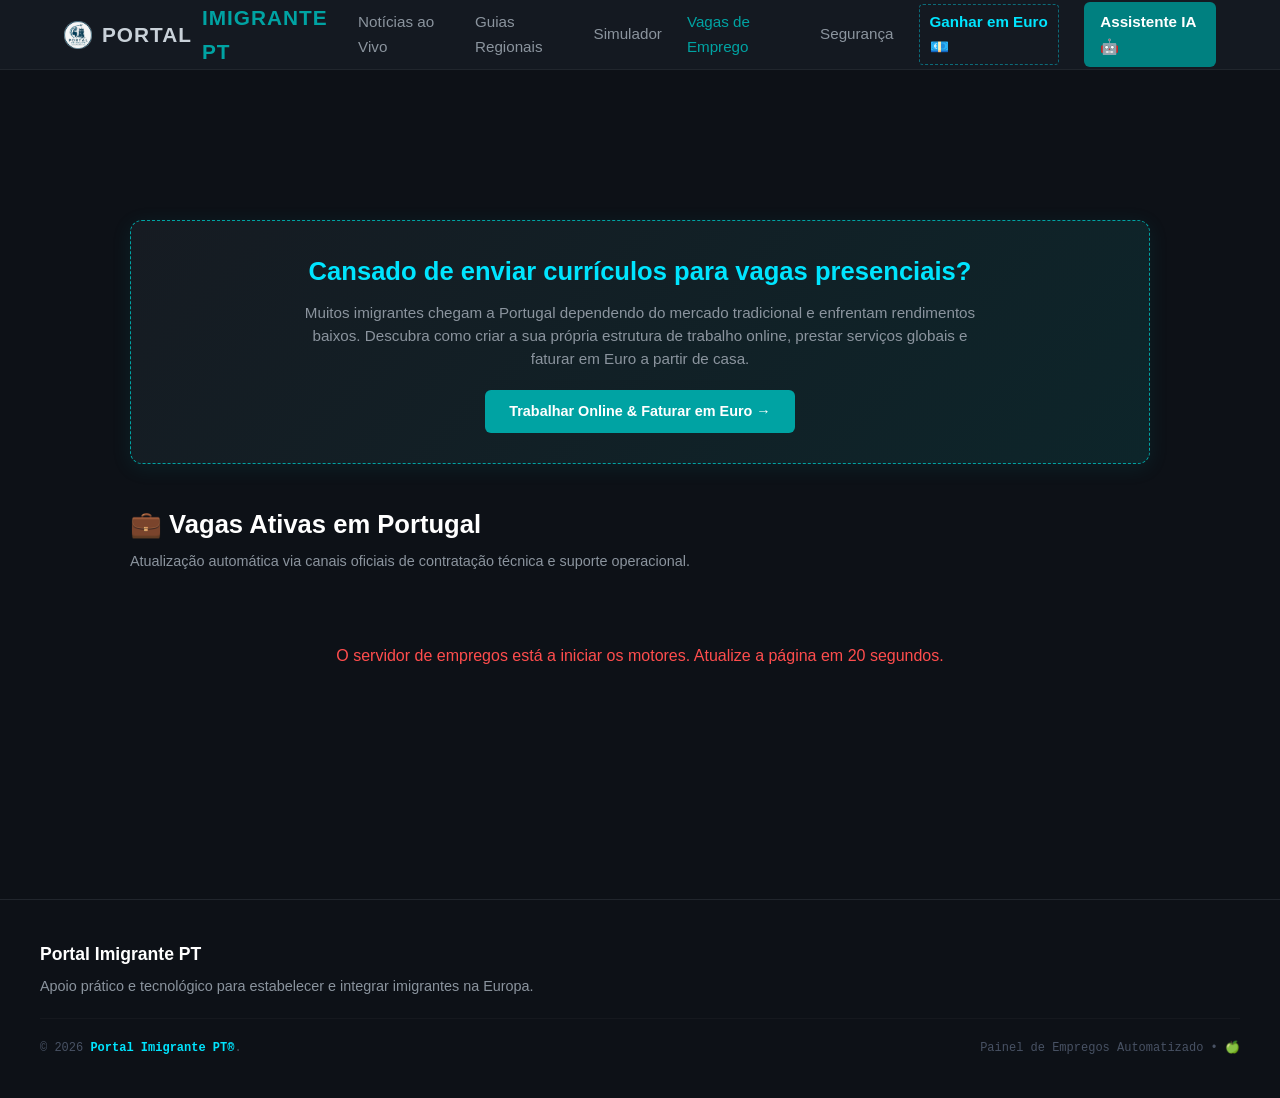
<file: empregos.html>
<!DOCTYPE html>
<html lang="pt">
<head>
    <meta charset="UTF-8">
    <meta name="viewport" content="width=device-width, initial-scale=1.0">
    <title>Painel de Empregos - Portal Imigrante PT</title>
    <link rel="icon" type="image/png" href="favicon.png">
    <link rel="stylesheet" href="css/hub.css">
    <style>
        /* =====================================================================
           ESTILOS DO PAINEL DE EMPREGOS (JOB BOARD)
           ===================================================================== */
        .jobs-section {
            max-width: 1100px;
            margin: 40px auto;
            padding: 0 20px;
        }

        /* Banner de Conversão Estratégico (Vende o teu E-book) */
        .promo-banner-jobs {
            background: linear-gradient(135deg, #161b22 0%, #0d252a 100%);
            border: 1px dashed #00a3a3;
            border-radius: 12px;
            padding: 30px;
            text-align: center;
            margin-bottom: 40px;
            box-shadow: 0 4px 20px rgba(0, 163, 163, 0.1);
        }

        .promo-banner-jobs h2 {
            color: #00e5ff;
            font-size: 1.6rem;
            margin-bottom: 10px;
        }

        .promo-banner-jobs p {
            color: #8b949e;
            font-size: 0.95rem;
            max-width: 700px;
            margin: 0 auto 20px auto;
            line-height: 1.5;
        }

        .btn-promo-jobs {
            display: inline-block;
            background-color: #00a3a3;
            color: #ffffff;
            text-decoration: none;
            padding: 10px 24px;
            border-radius: 6px;
            font-weight: bold;
            font-size: 0.9rem;
            transition: background-color 0.2s;
        }

        .btn-promo-jobs:hover {
            background-color: #00e5ff;
            color: #000000;
        }

        /* Grelha de Cartões de Vagas */
        .jobs-grid {
            display: grid;
            grid-template-columns: repeat(auto-fill, minmax(320px, 1fr));
            gap: 20px;
            margin-top: 20px;
        }

        .job-card {
            background-color: #161b22;
            border: 1px solid #21262d;
            border-radius: 12px;
            padding: 24px;
            display: flex;
            flex-direction: column;
            justify-content: space-between;
            min-height: 220px;
            transition: border-color 0.3s, transform 0.2s;
        }

        .job-card:hover {
            border-color: #00a3a3;
            transform: translateY(-2px);
        }

        .job-header-info h3 {
            color: #ffffff;
            font-size: 1.1rem;
            line-height: 1.4;
            margin-bottom: 8px;
        }

        .job-location {
            display: inline-block;
            font-size: 0.75rem;
            font-weight: bold;
            color: #00e5ff;
            background-color: rgba(0, 229, 255, 0.08);
            padding: 4px 8px;
            border-radius: 4px;
            margin-bottom: 15px;
            text-transform: uppercase;
        }

        .job-desc {
            color: #8b949e;
            font-size: 0.85rem;
            line-height: 1.5;
            margin-bottom: 20px;
        }

        .btn-apply {
            display: inline-block;
            text-align: center;
            background-color: #21262d;
            color: #c9d1d9;
            text-decoration: none;
            padding: 10px 16px;
            border-radius: 6px;
            font-size: 0.85rem;
            font-weight: bold;
            transition: background-color 0.2s, color 0.2s;
        }

        .job-card:hover .btn-apply {
            background-color: #00a3a3;
            color: #ffffff;
        }

        .loading-jobs {
            grid-column: 1 / -1;
            text-align: center;
            padding: 40px;
            color: #8b949e;
        }

        /* =====================================================================
           RODAPÉ RESPONSIVO
           ===================================================================== */
        footer {
            background-color: #0d1117;
            border-top: 1px solid #21262d;
            padding: 40px 20px;
            margin-top: 120px;
        }

        .footer-container {
            max-width: 1200px;
            margin: 0 auto;
            display: flex;
            flex-direction: column;
            gap: 20px;
        }

        .footer-main {
            display: flex;
            justify-content: space-between;
            align-items: center;
            flex-wrap: wrap;
            gap: 20px;
        }

        .footer-info { flex: 1; min-width: 280px; }
        .footer-info h4 { font-size: 1.1rem; color: #ffffff; margin-bottom: 8px; font-weight: 700; }
        .footer-info p { color: #8b949e; font-size: 0.9rem; margin: 0; line-height: 1.5; }

        .footer-credits {
            border-top: 1px solid rgba(255, 255, 255, 0.03);
            padding-top: 20px;
            display: flex;
            justify-content: space-between;
            align-items: center;
            flex-wrap: wrap;
            gap: 10px;
            font-family: monospace;
            font-size: 0.75rem;
            color: #485264;
        }
        .trademark { color: #00e5ff; font-weight: bold; }

        @media (max-width: 768px) {
            .navbar { padding: 12px 15px !important; height: auto !important; flex-direction: column !important; gap: 10px; }
            .nav-links { width: 100%; justify-content: center !important; gap: 12px !important; flex-wrap: wrap; }
            .nav-links a { margin-left: 0 !important; font-size: 0.8rem !important; }
            .main-container { padding-top: 140px !important; }
            .promo-banner-jobs { padding: 20px; }
            .promo-banner-jobs h2 { font-size: 1.3rem; }
        }
    </style>
</head>
<body>

    <nav class="navbar">
        <div class="logo" style="display: flex; align-items: center; gap: 10px;">
            <img src="favicon.png" alt="Logo" style="height: 28px; width: auto; object-fit: contain;">
            PORTAL<span class="logo-highlight">IMIGRANTE PT</span>
        </div>
        <div class="nav-links">
            <a href="index.html">Notícias ao Vivo</a>
            <a href="guias.html">Guias Regionais</a>
            <a href="simulador.html">Simulador</a>
            <a href="empregos.html" class="active">Vagas de Emprego</a>
            <a href="auditoria.html">Segurança</a>
            <a href="viver-do-digital.html" style="color: #00e5ff; font-weight: bold; border: 1px dashed rgba(0, 229, 255, 0.4); padding: 5px 10px; border-radius: 4px;">Ganhar em Euro 💶</a>
            <a href="assistente.html" class="nav-btn-ia">Assistente IA 🤖</a>
        </div>
    </nav>

    <main class="main-container" style="padding-top: 100px;">
        <section class="jobs-section">
            
            <div class="promo-banner-jobs">
                <h2>Cansado de enviar currículos para vagas presenciais?</h2>
                <p>Muitos imigrantes chegam a Portugal dependendo do mercado tradicional e enfrentam rendimentos baixos. Descubra como criar a sua própria estrutura de trabalho online, prestar serviços globais e faturar em Euro a partir de casa.</p>
                <a href="viver-do-digital.html" class="btn-promo-jobs">Trabalhar Online & Faturar em Euro →</a>
            </div>

            <h2 style="color: #ffffff; font-size: 1.6rem; margin-bottom: 5px;">💼 Vagas Ativas em Portugal</h2>
            <p style="color: #8b949e; font-size: 0.9rem; margin-bottom: 30px;">Atualização automática via canais oficiais de contratação técnica e suporte operacional.</p>

            <div class="jobs-grid" id="jobsGrid">
                <div class="loading-jobs" id="loadingTexto">
                    <p style="color: #00e5ff;">Sincronizando com a base de dados de emprego...</p>
                </div>
            </div>
        </section>
    </main>

    <footer>
        <div class="footer-container">
            <div class="footer-main">
                <div class="footer-info">
                    <h4>Portal Imigrante PT</h4>
                    <p>Apoio prático e tecnológico para estabelecer e integrar imigrantes na Europa.</p>
                </div>
            </div>
            <div class="footer-credits">
                <div>© 2026 <span class="trademark">Portal Imigrante PT®</span>.</div>
                <div>Painel de Empregos Automatizado • 🍏</div>
            </div>
        </div>
    </footer>

    <script>
        const SERVIDOR_URL = "https://portal-imigrante-pt.onrender.com/api";

        // Chama a nova rota isolada que colámos no main.py
        async function carregarVagasEmprego() {
            const grid = document.getElementById("jobsGrid");
            try {
                const res = await fetch(`${SERVIDOR_URL}/vagas?nocache=${Date.now()}`);
                const data = await res.json();
                
                if (data.vagas && data.vagas.length > 0) {
                    grid.innerHTML = ""; // Limpa o carregamento
                    
                    data.vagas.forEach(vaga => {
                        grid.innerHTML += `
                            <div class="job-card">
                                <div class="job-header-info">
                                    <h3>${vaga.titulo}</h3>
                                    <span class="job-location">📍 ${vaga.local}</span>
                                    <p class="job-desc">${vaga.descricao}</p>
                                </div>
                                <a href="${vaga.url}" target="_blank" class="btn-apply">Candidatar-se à Vaga →</a>
                            </div>
                        `;
                    });
                } else {
                    grid.innerHTML = `<div class="loading-jobs"><p>Nenhuma vaga disponível no momento. Tente mais tarde.</p></div>`;
                }
            } catch (erro) {
                console.error("Erro ao puxar painel de vagas:", erro);
                grid.innerHTML = `<div class="loading-jobs"><p style="color: #ff4d4d;">O servidor de empregos está a iniciar os motores. Atualize a página em 20 segundos.</p></div>`;
            }
        }

        // Inicia a busca assim que o ecrã abre
        carregarVagasEmprego();
    </script>
</body>
</html>
</file>
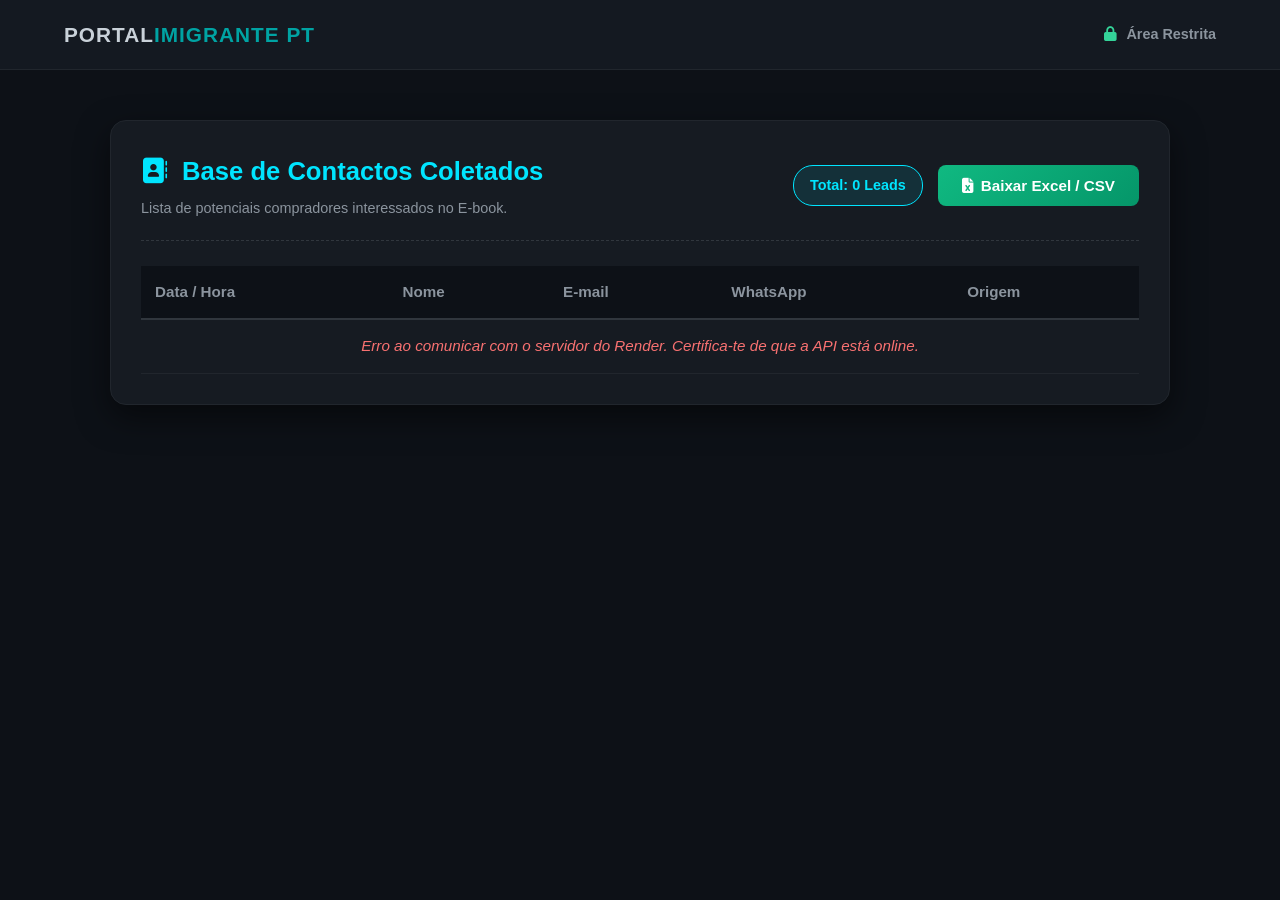
<file: gestao-interna-farch-2026.html>
<!DOCTYPE html>
<html lang="pt">
<head>
    <meta charset="UTF-8">
    <meta name="viewport" content="width=device-width, initial-scale=1.0">
    <title>Painel de Leads - Portal Imigrante PT</title>
    <link rel="icon" type="image/png" href="favicon.png">
    <link rel="stylesheet" href="css/hub.css">
    <link rel="stylesheet" href="https://cdnjs.cloudflare.com/ajax/libs/font-awesome/6.5.1/css/all.min.css">
    <style>
        .admin-container { max-width: 1100px; margin: 40px auto; padding: 0 20px; }
        
        .admin-card { 
            background: #161b22; 
            border: 1px solid #21262d; 
            border-radius: 16px; 
            padding: 30px; 
            box-shadow: 0 12px 32px rgba(0, 0, 0, 0.5);
        }

        .admin-header { 
            display: flex; 
            justify-content: space-between; 
            align-items: center; 
            border-bottom: 1px dashed #30363d; 
            padding-bottom: 20px; 
            margin-bottom: 25px; 
            flex-wrap: wrap;
            gap: 15px;
        }
        .admin-header h1 { color: #00e5ff; font-size: 1.6rem; margin: 0; font-weight: 700; }
        
        .stats-badge {
            background: rgba(0, 229, 255, 0.1);
            border: 1px solid #00e5ff;
            color: #00e5ff;
            padding: 8px 16px;
            border-radius: 20px;
            font-weight: bold;
            font-size: 0.9rem;
        }

        /* BOTÃO PREMIUM PARA EXPORTAR */
        .btn-export {
            background: linear-gradient(135deg, #10b981, #059669);
            color: white;
            border: none;
            padding: 12px 24px;
            border-radius: 8px;
            font-weight: bold;
            cursor: pointer;
            display: inline-flex;
            align-items: center;
            gap: 8px;
            transition: all 0.2s;
            text-decoration: none;
            font-size: 0.95rem;
        }
        .btn-export:hover {
            transform: translateY(-2px);
            box-shadow: 0 4px 12px rgba(16, 185, 129, 0.3);
        }

        /* TABELA PREMIUM ESTILO GITHUB DARK */
        .table-responsive { overflow-x: auto; margin-top: 15px; }
        .leads-table { width: 100%; border-collapse: collapse; text-align: left; font-size: 0.95rem; }
        .leads-table th { background: #0d1117; color: #8b949e; padding: 14px; border-bottom: 2px solid #30363d; font-weight: 600; }
        .leads-table td { padding: 14px; border-bottom: 1px solid #21262d; color: #c9d1d9; }
        .leads-table tr:hover td { background: rgba(255, 255, 255, 0.02); }

        .tag-origem {
            background: rgba(0, 163, 163, 0.15);
            color: #00e5ff;
            padding: 4px 8px;
            border-radius: 4px;
            font-size: 0.8rem;
            font-weight: bold;
        }
        
        .loading-text { text-align: center; color: #8b949e; padding: 40px; font-style: italic; }
    </style>
</head>
<body>

    <nav class="navbar">
        <div class="logo">PORTAL<span class="logo-highlight">IMIGRANTE PT</span></div>
        <div class="nav-links">
            <span style="color: #8b949e; font-size: 0.9rem; font-weight: bold;"><i class="fa-solid fa-lock" style="color: #34d399; margin-right: 5px;"></i> Área Restrita</span>
        </div>
    </nav>

    <main class="admin-container">
        <div class="admin-card">
            <div class="admin-header">
                <div>
                    <h1><i class="fa-solid fa-address-book" style="margin-right: 8px;"></i> Base de Contactos Coletados</h1>
                    <p style="color: #8b949e; margin: 5px 0 0 0; font-size: 0.9rem;">Lista de potenciais compradores interessados no E-book.</p>
                </div>
                <div style="display: flex; align-items: center; gap: 15px;">
                    <span class="stats-badge" id="totalBadge">Total: 0 Leads</span>
                    <button class="btn-export" onclick="descarregarCSV()"><i class="fa-solid fa-file-excel"></i> Baixar Excel / CSV</button>
                </div>
            </div>

            <div class="table-responsive">
                <table class="leads-table">
                    <thead>
                        <tr>
                            <th>Data / Hora</th>
                            <th>Nome</th>
                            <th>E-mail</th>
                            <th>WhatsApp</th>
                            <th>Origem</th>
                        </tr>
                    </thead>
                    <tbody id="leadsDados">
                        <tr>
                            <td colspan="5" class="loading-text">A puxar base de dados do Render...</td>
                        </tr>
                    </tbody>
                </table>
            </div>
        </div>
    </main>

    <script>
        // Corrigido para apontar para a rota certa do Render que criámos no main.py
        const API_URL = "https://portal-imigrante-pt.onrender.com/api/leads";
        let leadsLocais = [];

        async function puxarLeads() {
            const tbody = document.getElementById("leadsDados");
            try {
                const response = await fetch(API_URL);
                if (!response.ok) throw new Error("Erro de comunicação com a API.");
                
                const data = await response.json();
                
                // Mapeia tanto a resposta direta do Apps Script como a do fallback estruturado
                const listaLeads = data.leads || [];
                
                if (listaLeads.length > 0) {
                    leadsLocais = listaLeads;
                    
                    // Ajustado para ler o total vindo diretamente do tamanho do array
                    document.getElementById("totalBadge").innerText = `Total: ${listaLeads.length} Leads`;
                    tbody.innerHTML = "";
                    
                    // Executamos uma cópia antes do reverse para não quebrar a ordem da lista global
                    const listaInvertida = [...listaLeads].reverse();
                    
                    listaInvertida.forEach(lead => {
                        tbody.innerHTML += `
                            <tr>
                                <td style="color: #8b949e; font-family: monospace;">${lead.data || '---'}</td>
                                <td style="font-weight: bold; color: #fff;">${lead.nome || '---'}</td>
                                <td><a href="mailto:${lead.email}" style="color: #00e5ff; text-decoration: none;">${lead.email || '---'}</a></td>
                                <td style="font-family: monospace;">${lead.whatsapp || 'Não informado'}</td>
                                <td><span class="tag-origem">${lead.origem || 'Simulador'}</span></td>
                            </tr>
                        `;
                    });
                } else {
                    tbody.innerHTML = `<tr><td colspan="5" class="loading-text">Nenhum contacto registado até ao momento.</td></tr>`;
                    document.getElementById("totalBadge").innerText = `Total: 0 Leads`;
                }
            } catch (error) {
                console.error(error);
                tbody.innerHTML = `<tr><td colspan="5" class="loading-text" style="color: #f87171;">Erro ao comunicar com o servidor do Render. Certifica-te de que a API está online.</td></tr>`;
            }
        }

        // FUNÇÃO DE EXPORTAÇÃO COMPATÍVEL COM EXCEL BRASILEIRO E EUROPEU
        function descarregarCSV() {
            if (leadsLocais.length === 0) {
                alert("Não existem dados para exportar.");
                return;
            }

            let csvContent = "\uFEFF"; // Garante a acentuação correta no Excel brasileiro (BOM UTF-8)
            csvContent += "Data;Nome;Email;WhatsApp;Origem\n"; // Ajustado para ponto e vírgula para abrir direto no Excel em colunas separadas

            leadsLocais.forEach(lead => {
                csvContent += `"${lead.data || ''}";"${lead.nome || ''}";"${lead.email || ''}";"${lead.whatsapp || 'Não informado'}";"${lead.origem || 'Simulador'}"\n`;
            });

            const blob = new Blob([csvContent], { type: 'text/csv;charset=utf-8;' });
            const url = URL.createObjectURL(blob);
            const link = document.createElement("a");
            link.setAttribute("href", url);
            link.setAttribute("download", `leads_portal_imigrante_${new Date().toISOString().slice(0,10)}.csv`);
            document.body.appendChild(link);
            link.click();
            document.body.removeChild(link);
        }

        // Executa automaticamente ao carregar o ecrã
        puxarLeads();
    </script>
</body>
</html>
</file>
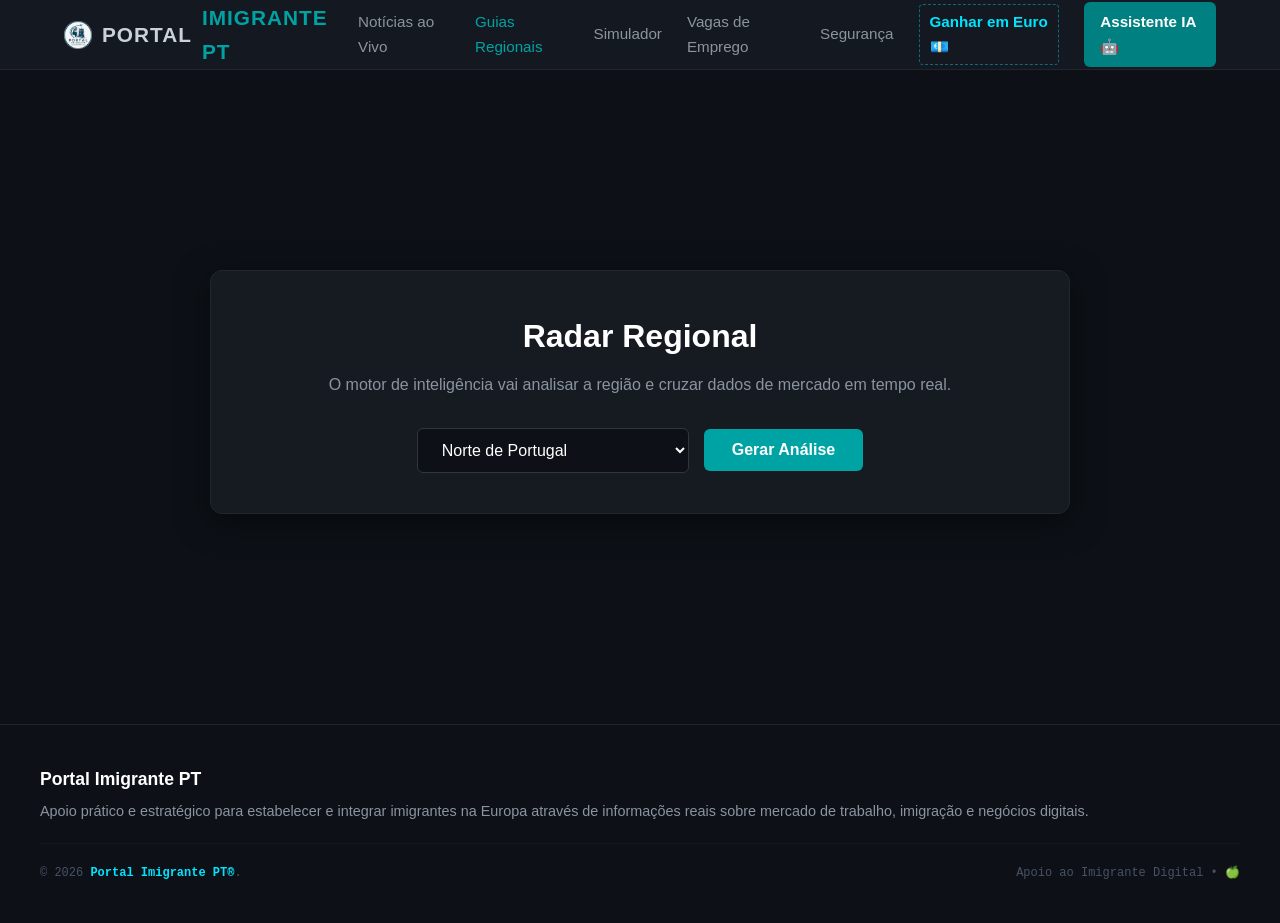
<file: guias.html>
<!DOCTYPE html>
<html lang="pt">
<head>
    <meta charset="UTF-8">
    <meta name="viewport" content="width=device-width, initial-scale=1.0">
    <title>Guias Regionais - Portal Imigrante PT</title>
    <link rel="icon" type="image/png" href="favicon.png">
    <link rel="stylesheet" href="css/hub.css">
    <style>
        .radar-section {
            max-width: 900px;
            margin: 40px auto;
            padding: 20px;
            text-align: center;
        }

        .radar-container {
            background-color: #161b22;
            border: 1px solid #21262d;
            border-radius: 12px;
            padding: 40px;
            box-shadow: 0 8px 32px rgba(0, 0, 0, 0.5);
            margin-top: 30px;
        }

        .radar-title {
            font-size: 2rem;
            color: #ffffff;
            margin-bottom: 10px;
            font-weight: 700;
        }

        .radar-subtitle {
            color: #8b949e;
            font-size: 1rem;
            margin-bottom: 30px;
        }

        .form-group {
            display: flex;
            justify-content: center;
            align-items: center;
            gap: 15px;
            flex-wrap: wrap;
        }

        .select-regiao {
            background-color: #0d1117;
            color: #ffffff;
            border: 1px solid #30363d;
            padding: 12px 20px;
            border-radius: 6px;
            font-size: 1rem;
            min-width: 260px;
            outline: none;
            cursor: pointer;
            transition: border-color 0.2s;
        }

        .select-regiao:focus {
            border-color: #00a3a3;
        }

        .btn-analise {
            background-color: #00a3a3;
            color: #ffffff;
            border: none;
            padding: 12px 28px;
            border-radius: 6px;
            font-size: 1rem;
            font-weight: bold;
            cursor: pointer;
            transition: background-color 0.2s, transform 0.1s;
        }

        .btn-analise:hover {
            background-color: #00e5ff;
            color: #000000;
        }

        .status-conexao {
            margin-top: 30px;
            font-family: inherit;
            font-size: 0.95rem;
            color: #00e5ff;
            display: none;
        }

        .resultado-container {
            margin-top: 40px;
            padding: 25px;
            background-color: #0d1117;
            border: 1px solid #30363d;
            border-radius: 8px;
            text-align: left;
            display: none;
        }

        .resultado-container h3 {
            color: #00e5ff;
            margin-bottom: 15px;
            border-bottom: 1px solid #21262d;
            padding-bottom: 10px;
        }

        .resultado-content {
            color: #c9d1d9;
            line-height: 1.7;
            font-size: 0.95rem;
            white-space: pre-wrap;
            margin-bottom: 25px;
        }

        .artigos-apoio-container {
            border-top: 1px dashed #21262d;
            padding-top: 20px;
        }

        .artigos-apoio-container h4 {
            color: #ffffff;
            font-size: 1rem;
            margin-bottom: 15px;
        }

        .link-apoio-item {
            display: block;
            margin-bottom: 12px;
            text-decoration: none;
            background-color: #161b22;
            border: 1px solid #30363d;
            padding: 12px;
            border-radius: 6px;
            transition: border-color 0.2s;
        }

        .link-apoio-item:hover {
            border-color: #00a3a3;
        }

        .link-apoio-item strong {
            color: #00e5ff;
            display: block;
            font-size: 0.9rem;
        }

        .link-apoio-item span {
            color: #8b949e;
            font-size: 0.8rem;
        }

        footer {
            background-color: #0d1117;
            border-top: 1px solid #21262d;
            padding: 40px 20px;
            margin-top: 120px;
        }

        .footer-container {
            max-width: 1200px;
            margin: 0 auto;
            display: flex;
            flex-direction: column;
            gap: 20px;
        }

        .footer-main {
            display: flex;
            justify-content: space-between;
            align-items: center;
            flex-wrap: wrap;
            gap: 20px;
        }

        .footer-info { flex: 1; min-width: 280px; }
        .footer-info h4 { font-size: 1.1rem; color: #ffffff; margin-bottom: 8px; font-weight: 700; }
        .footer-info p { color: #8b949e; font-size: 0.9rem; margin: 0; line-height: 1.5; }

        .footer-nav { display: flex; gap: 20px; flex-wrap: wrap; }
        .footer-nav a, .footer-nav button {
            color: #8b949e; text-decoration: none; background: none; border: none;
            font-size: 0.85rem; cursor: pointer; transition: color 0.2s ease; font-family: inherit;
        }
        .footer-nav a:hover, .footer-nav button:hover { color: #00e5ff; }

        .footer-credits {
            border-top: 1px solid rgba(255, 255, 255, 0.03);
            padding-top: 20px;
            display: flex;
            justify-content: space-between;
            align-items: center;
            flex-wrap: wrap;
            gap: 10px;
            font-family: monospace;
            font-size: 0.75rem;
            color: #485264;
        }
        .trademark { color: #00e5ff; font-weight: bold; }

        .modal-overlay {
            position: fixed; top: 0; left: 0; width: 100%; height: 100%;
            background-color: rgba(4, 8, 18, 0.85); backdrop-filter: blur(5px);
            display: flex; align-items: center; justify-content: center;
            z-index: 1000; opacity: 0; pointer-events: none; transition: opacity 0.3s ease; padding: 20px;
        }
        .modal-overlay.active { opacity: 1; pointer-events: auto; }
        .modal-window {
            background-color: #161b22; border: 2px solid #30363d; border-radius: 12px;
            max-width: 700px; width: 100%; max-height: 80vh; display: flex; flex-direction: column;
            box-shadow: 0 20px 40px rgba(0,0,0,0.7); transform: translateY(-20px); transition: transform 0.3s ease;
        }
        .modal-overlay.active .modal-window { transform: translateY(0); }
        .modal-header { padding: 15px 20px; border-bottom: 1px solid #30363d; display: flex; justify-content: space-between; align-items: center; }
        .modal-header h3 { color: #00e5ff; font-size: 1.2rem; }
        .close-modal { background: none; border: none; color: #8b949e; font-size: 1.5rem; cursor: pointer; }
        .close-modal:hover { color: #ffffff; }
        .modal-body { padding: 25px 20px; overflow-y: auto; color: #c9d1d9; font-size: 0.95rem; line-height: 1.6; }

        @media (max-width: 768px) {
            .navbar { padding: 12px 15px !important; height: auto !important; flex-direction: column !important; gap: 10px; }
            .nav-links { width: 100%; justify-content: center !important; gap: 12px !important; flex-wrap: wrap; }
            .nav-links a { margin-left: 0 !important; font-size: 0.8rem !important; }
            .main-container { padding-top: 140px !important; }
            .radar-container { padding: 20px; }
            .form-group { flex-direction: column; width: 100%; }
            .select-regiao, .btn-analise { width: 100%; }
        }
    </style>
</head>
<body>

    <nav class="navbar">
        <div class="logo" style="display: flex; align-items: center; gap: 10px;">
            <img src="favicon.png" alt="Logo" style="height: 28px; width: auto; object-fit: contain;">
            PORTAL<span class="logo-highlight">IMIGRANTE PT</span>
        </div>
        <div class="nav-links">
            <a href="index.html">Notícias ao Vivo</a>
            <a href="#" class="active">Guias Regionais</a>
            <a href="simulador.html">Simulador</a>
            <a href="empregos.html">Vagas de Emprego </a>
            <a href="auditoria.html">Segurança</a>
            <a href="viver-do-digital.html" style="color: #00e5ff; font-weight: bold; border: 1px dashed rgba(0, 229, 255, 0.4); padding: 5px 10px; border-radius: 4px;">Ganhar em Euro 💶</a>
            <a href="assistente.html" class="nav-btn-ia">Assistente IA 🤖</a>
        </div>
    </nav>

    <main class="main-container" style="padding-top: 100px;">
        <section class="radar-section">
            <div class="radar-container">
                <h1 class="radar-title">Radar Regional</h1>
                <p class="radar-subtitle">O motor de inteligência vai analisar a região e cruzar dados de mercado em tempo real.</p>
                
                <div class="form-group">
                    <select id="regiaoSelect" class="select-regiao">
                        <option value="Norte de Portugal">Norte de Portugal</option>
                        <option value="Centro de Portugal">Centro de Portugal</option>
                        <option value="Lisboa e Vale do Tejo">Área Metropolitana de Lisboa</option>
                        <option value="Alentejo">Alentejo</option>
                        <option value="Algarve">Algarve</option>
                    </select>
                    <button class="btn-analise" id="btnGerar" onclick="gerarRelatorioRegional()">Gerar Análise</button>
                </div>

                <div id="statusConexao" class="status-conexao">
                    Cruzando dados...
                </div>

                <div id="resultadoContainer" class="resultado-container">
                    <h3 id="resultadoTitulo">Dossiê de Análise Territorial</h3>
                    <div id="resultadoTexto" class="resultado-content"></div>
                    
                    <div class="artigos-apoio-container" id="artigosContainer">
                        <h4>📚 Documentação e Links de Apoio Oficiais:</h4>
                        <div id="linksLista"></div>
                    </div>
                </div>
            </div>
        </section>
    </main>

     <footer>
        <div class="footer-container">
            <div class="footer-main">
                <div class="footer-info">
                    <h4>Portal Imigrante PT</h4>
                    <p>Apoio prático e estratégico para estabelecer e integrar imigrantes na Europa através de informações reais sobre mercado de trabalho, imigração e negócios digitais.</p>
                </div>
            </div>
            <div class="footer-credits">
                <div>© 2026 <span class="trademark">Portal Imigrante PT®</span>.</div>
                <div>Apoio ao Imigrante Digital • 🍏</div>
            </div>
        </div>
    </footer>

    <script>
        const SERVIDOR_URL = "https://portal-imigrante-pt.onrender.com/api";

        async function gerarRelatorioRegional() {
            const regiaoSelect = document.getElementById("regiaoSelect");
            const btnGerar = document.getElementById("btnGerar");
            const statusConexao = document.getElementById("statusConexao");
            const resultadoContainer = document.getElementById("resultadoContainer");
            const resultadoTexto = document.getElementById("resultadoTexto");
            const linksLista = document.getElementById("linksLista");
            
            const nomeRegiao = regiaoSelect.value;

            btnGerar.disabled = true;
            btnGerar.innerText = "A processar...";
            statusConexao.style.display = "block";
            statusConexao.innerText = `Cruzando dados demográficos e económicos para: ${nomeRegiao}...`;
            resultadoContainer.style.display = "none";

            try {
                // ENVIO EM POST FORMATADO EXATAMENTE COMO O NOVO MAIN.PY SOLICITA
                const resposta = await fetch(`${SERVIDOR_URL}/guias`, {
                    method: "POST",
                    headers: {
                        "Content-Type": "application/json"
                    },
                    body: JSON.stringify({ regiao: nomeRegiao })
                });
                
                if (!resposta.ok) {
                    throw new Error("Erro de processamento da IA");
                }

                const dados = await resposta.json();
                
                statusConexao.style.display = "none";
                resultadoContainer.style.display = "block";
                document.getElementById("resultadoTitulo").innerText = `Dossiê Territorial: ${nomeRegiao}`;
                
                let textoFormatado = dados.guia_ia || "";
                if (textoFormatado.includes("###")) {
                    textoFormatado = textoFormatado.split("###").map(p => p.trim()).filter(p => p).join("\n\n• ");
                    textoFormatado = "• " + textoFormatado;
                }
                resultadoTexto.innerText = textoFormatado;

                linksLista.innerHTML = "";
                if (dados.artigos && dados.artigos.length > 0) {
                    dados.artigos.forEach(artigo => {
                        linksLista.innerHTML += `
                            <a href="${artigo.url}" target="_blank" class="link-apoio-item">
                                <strong>${artigo.titulo}</strong>
                                <span>${artigo.resumo}</span>
                            </a>
                        `;
                    });
                }
                
            } catch (erro) {
                console.error(erro);
                statusConexao.style.display = "none";
                alert("Não foi possível gerar a análise inteligência neste momento. Por favor, tente novamente.");
            } finally {
                btnGerar.disabled = false;
                btnGerar.innerText = "Gerar Análise";
            }
        }

        function openModal(modalId) { document.getElementById(modalId).classList.add('active'); }
        function closeModal(modalId) { document.getElementById(modalId).classList.remove('active'); }
    </script>
</body>
</html>
</file>
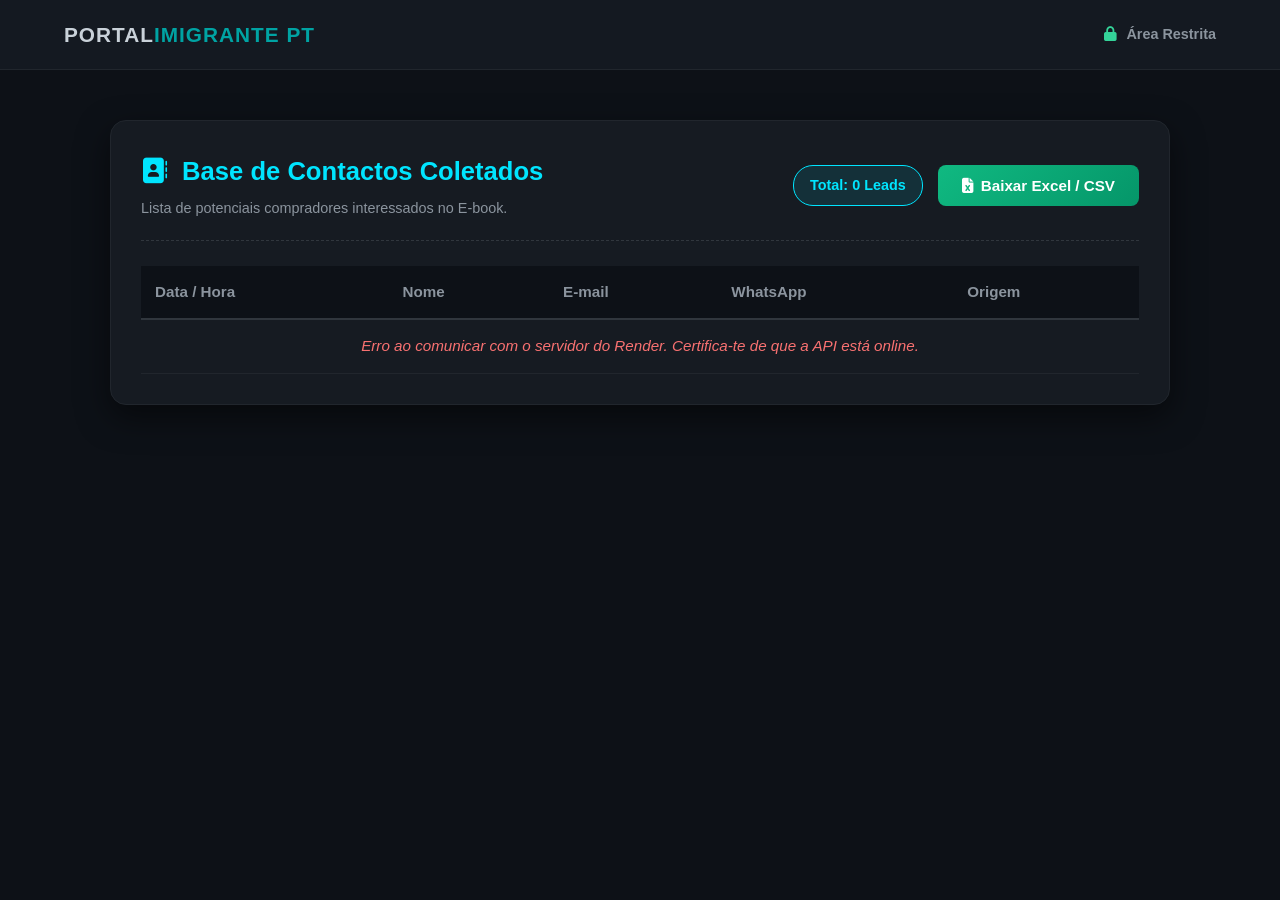
<file: painel-leads.html>
<!DOCTYPE html>
<html lang="pt">
<head>
    <meta charset="UTF-8">
    <meta name="viewport" content="width=device-width, initial-scale=1.0">
    <title>Painel de Leads - Portal Imigrante PT</title>
    <link rel="stylesheet" href="css/hub.css">
    <link rel="stylesheet" href="https://cdnjs.cloudflare.com/ajax/libs/font-awesome/6.5.1/css/all.min.css">
    <style>
        .admin-container { max-width: 1100px; margin: 40px auto; padding: 0 20px; }
        
        .admin-card { 
            background: #161b22; 
            border: 1px solid #21262d; 
            border-radius: 16px; 
            padding: 30px; 
            box-shadow: 0 12px 32px rgba(0, 0, 0, 0.5);
        }

        .admin-header { 
            display: flex; 
            justify-content: space-between; 
            align-items: center; 
            border-bottom: 1px dashed #30363d; 
            padding-bottom: 20px; 
            margin-bottom: 25px; 
            flex-wrap: wrap;
            gap: 15px;
        }
        .admin-header h1 { color: #00e5ff; font-size: 1.6rem; margin: 0; font-weight: 700; }
        
        .stats-badge {
            background: rgba(0, 229, 255, 0.1);
            border: 1px solid #00e5ff;
            color: #00e5ff;
            padding: 8px 16px;
            border-radius: 20px;
            font-weight: bold;
            font-size: 0.9rem;
        }

        /* BOTÃO PREMIUM PARA EXPORTAR */
        .btn-export {
            background: linear-gradient(135deg, #10b981, #059669);
            color: white;
            border: none;
            padding: 12px 24px;
            border-radius: 8px;
            font-weight: bold;
            cursor: pointer;
            display: inline-flex;
            align-items: center;
            gap: 8px;
            transition: all 0.2s;
            text-decoration: none;
            font-size: 0.95rem;
        }
        .btn-export:hover {
            transform: translateY(-2px);
            box-shadow: 0 4px 12px rgba(16, 185, 129, 0.3);
        }

        /* TABELA PREMIUM ESTILO GITHUB DARK */
        .table-responsive { overflow-x: auto; margin-top: 15px; }
        .leads-table { width: 100%; border-collapse: collapse; text-align: left; font-size: 0.95rem; }
        .leads-table th { background: #0d1117; color: #8b949e; padding: 14px; border-bottom: 2px solid #30363d; font-weight: 600; }
        .leads-table td { padding: 14px; border-bottom: 1px solid #21262d; color: #c9d1d9; }
        .leads-table tr:hover td { background: rgba(255, 255, 255, 0.02); }

        .tag-origem {
            background: rgba(0, 163, 163, 0.15);
            color: #00e5ff;
            padding: 4px 8px;
            border-radius: 4px;
            font-size: 0.8rem;
            font-weight: bold;
        }
        
        .loading-text { text-align: center; color: #8b949e; padding: 40px; font-style: italic; }
    </style>
</head>
<body>

    <nav class="navbar">
        <div class="logo">PORTAL<span class="logo-highlight">IMIGRANTE PT</span></div>
        <div class="nav-links">
            <span style="color: #8b949e; font-size: 0.9rem; font-weight: bold;"><i class="fa-solid fa-lock" style="color: #34d399; margin-right: 5px;"></i> Área Restrita</span>
        </div>
    </nav>

    <main class="admin-container">
        <div class="admin-card">
            <div class="admin-header">
                <div>
                    <h1><i class="fa-solid fa-address-book" style="margin-right: 8px;"></i> Base de Contactos Coletados</h1>
                    <p style="color: #8b949e; margin: 5px 0 0 0; font-size: 0.9rem;">Lista de potenciais compradores interessados no E-book.</p>
                </div>
                <div style="display: flex; align-items: center; gap: 15px;">
                    <span class="stats-badge" id="totalBadge">Total: 0 Leads</span>
                    <button class="btn-export" onclick="descarregarCSV()"><i class="fa-solid fa-file-excel"></i> Baixar Excel / CSV</button>
                </div>
            </div>

            <div class="table-responsive">
                <table class="leads-table">
                    <thead>
                        <tr>
                            <th>Data / Hora</th>
                            <th>Nome</th>
                            <th>E-mail</th>
                            <th>WhatsApp</th>
                            <th>Origem</th>
                        </tr>
                    </thead>
                    <tbody id="leadsDados">
                        <tr>
                            <td colspan="5" class="loading-text">A puxar base de dados do Render...</td>
                        </tr>
                    </tbody>
                </table>
            </div>
        </div>
    </main>

    <script>
        const API_URL = "https://portal-imigrante-pt.onrender.com/api/leads/exportar";
        let leadsLocais = [];

        async function puxarLeads() {
            const tbody = document.getElementById("leadsDados");
            try {
                const response = await fetch(API_URL);
                const data = await response.json();
                
                if (data.leads && data.leads.length > 0) {
                    leadsLocais = data.leads;
                    document.getElementById("totalBadge").innerText = `Total: ${data.total_leads} Leads`;
                    tbody.innerHTML = "";
                    
                    // Renderiza as linhas de trás para a frente (mais recentes primeiro)
                    data.leads.reverse().forEach(lead => {
                        tbody.innerHTML += `
                            <tr>
                                <td style="color: #8b949e; font-family: monospace;">${lead.data}</td>
                                <td style="font-weight: bold; color: #fff;">${lead.nome}</td>
                                <td><a href="mailto:${lead.email}" style="color: #00e5ff; text-decoration: none;">${lead.email}</a></td>
                                <td style="font-family: monospace;">${lead.whatsapp}</td>
                                <td><span class="tag-origem">${lead.origem}</span></td>
                            </tr>
                        `;
                    });
                } else {
                    tbody.innerHTML = `<tr><td colspan="5" class="loading-text">Nenhum contacto registado até ao momento.</td></tr>`;
                }
            } catch (error) {
                tbody.innerHTML = `<tr><td colspan="5" class="loading-text" style="color: #f87171;">Erro ao comunicar com o servidor do Render. Certifica-te de que a API está online.</td></tr>`;
            }
        }

        // FUNÇÃO DE EXPORTAÇÃO AUTOMÁTICA EM UM CLIQUE
        function descarregarCSV() {
            if (leadsLocais.length === 0) {
                alert("Não existem dados para exportar.");
                return;
            }

            let csvContent = "\uFEFF"; // Garante a acentuação correta no Excel brasileiro
            csvContent += "Data,Nome,Email,WhatsApp,Origem\n";

            leadsLocais.forEach(lead => {
                csvContent += `"${lead.data}","${lead.nome}","${lead.email}","${lead.whatsapp}","${lead.origem}"\n`;
            });

            const blob = new Blob([csvContent], { type: 'text/csv;charset=utf-8;' });
            const url = URL.createObjectURL(blob);
            const link = document.createElement("a");
            link.setAttribute("href", url);
            link.setAttribute("download", `leads_portal_imigrante_${new Date().toISOString().slice(0,10)}.csv`);
            document.body.appendChild(link);
            link.click();
            document.body.removeChild(link);
        }

        // Executa ao abrir
        puxarLeads();
    </script>
</body>
</html>
</file>
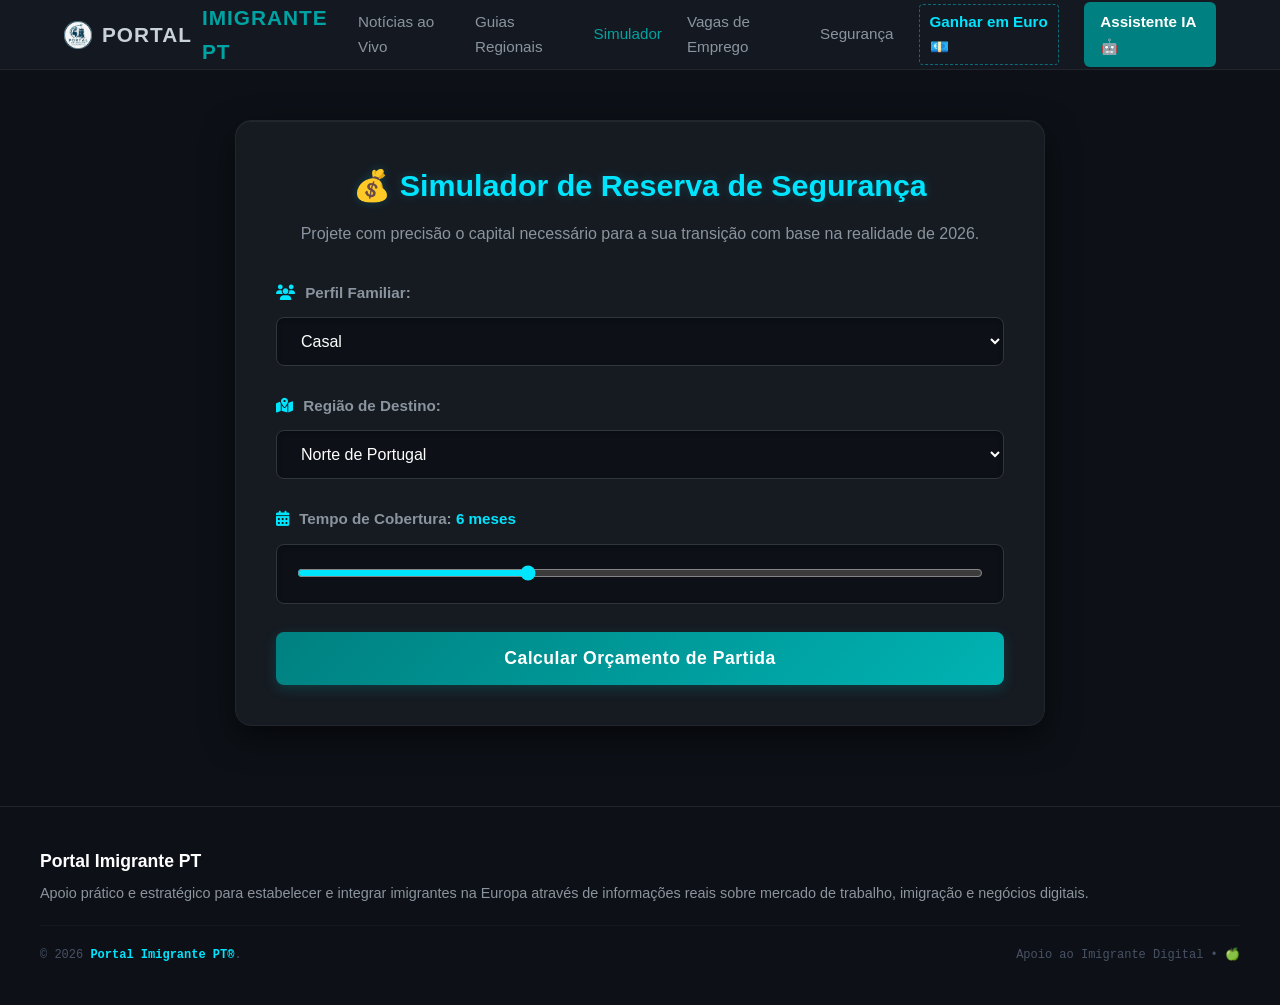
<file: simulador.html>
<!DOCTYPE html>
<html lang="pt">
<head>
    <meta charset="UTF-8">
    <meta name="viewport" content="width=device-width, initial-scale=1.0">
    <title>Simulador de Mudança - Portal Imigrante PT</title>
    <link rel="icon" type="image/png" href="favicon.png">
    <link rel="stylesheet" href="css/hub.css">
    <link rel="stylesheet" href="https://cdnjs.cloudflare.com/ajax/libs/font-awesome/6.5.1/css/all.min.css">
    <style>
        /* WRAPPER E ESTRUTURA GERAL */
        .sim-wrapper { max-width: 850px; margin: 40px auto; padding: 0 20px; min-height: calc(100vh - 340px); }
        
        /* CARTÃO PREMIUM COM SOMBRAS E PROFUNDIDADE */
        .sim-card { 
            background: #161b22; 
            border: 1px solid #21262d; 
            border-radius: 16px; 
            padding: 40px; 
            box-shadow: 0 12px 32px rgba(0, 0, 0, 0.6), inset 0 1px 0 rgba(255, 255, 255, 0.05);
            transition: border-color 0.3s ease;
        }
        .sim-card:hover { border-color: rgba(0, 229, 255, 0.3); }
        
        .sim-header { text-align: center; margin-bottom: 35px; }
        .sim-header h1 { color: #00e5ff; font-size: 1.9rem; margin-bottom: 12px; font-weight: 700; text-shadow: 0 0 10px rgba(0, 229, 255, 0.2); }
        .sim-header p { color: #8b949e; font-size: 1rem; line-height: 1.5; }
        
        /* GRUPOS DE INPUTS E SELETORES */
        .input-group { margin-bottom: 28px; }
        .input-group label { display: block; margin-bottom: 12px; color: #8b949e; font-weight: 600; font-size: 0.95rem; }
        
        .select-custom, .input-custom { 
            background: #0d1117; 
            border: 1px solid #30363d; 
            color: #fff; 
            padding: 14px 20px; 
            border-radius: 8px; 
            width: 100%; 
            outline: none; 
            font-size: 1rem;
            box-shadow: inset 0 2px 4px rgba(0,0,0,0.3);
            transition: border-color 0.2s, box-shadow 0.2s;
            box-sizing: border-box;
        }
        .select-custom:focus, .input-custom:focus { border-color: #00e5ff; box-shadow: 0 0 0 2px rgba(0, 229, 255, 0.15); }
        .select-custom { cursor: pointer; }

        /* SLIDER CUSTOMIZADO */
        .range-container { background: #0d1117; padding: 15px 20px; border-radius: 8px; border: 1px solid #30363d; box-shadow: inset 0 2px 4px rgba(0,0,0,0.3); }
        input[type="range"] { 
            width: 100%; 
            cursor: pointer; 
            accent-color: #00e5ff; 
            margin-top: 5px;
        }

        /* BOTÕES */
        .btn-calc { 
            background: linear-gradient(135deg, #008080, #00b3b3); 
            color: #ffffff; 
            border: none; 
            padding: 16px 40px; 
            border-radius: 8px; 
            font-weight: bold; 
            cursor: pointer; 
            width: 100%; 
            font-size: 1.1rem;
            letter-spacing: 0.5px;
            box-shadow: 0 4px 12px rgba(0, 128, 128, 0.3);
            transition: all 0.2s ease;
        }
        .btn-calc:hover { 
            background: linear-gradient(135deg, #00a3a3, #00e5ff);
            color: #0d1117;
            transform: translateY(-2px); 
            box-shadow: 0 6px 20px rgba(0, 229, 255, 0.4);
        }

        .lead-section { 
            display: none; 
            background: rgba(0, 229, 255, 0.02); 
            border: 1px dashed rgba(0, 229, 255, 0.2); 
            padding: 30px; 
            border-radius: 12px; 
            margin-top: 20px;
            animation: slideDown 0.3s ease-out;
        }
        @keyframes slideDown { from { opacity: 0; transform: translateY(-10px); } to { opacity: 1; transform: translateY(0); } }

        .results-area { display: none; margin-top: 35px; border-top: 1px dashed #30363d; padding-top: 35px; animation: fadeIn 0.4s ease-out; }
        @keyframes fadeIn { from { opacity: 0; transform: translateY(10px); } to { opacity: 1; transform: translateY(0); } }

        .total-box { 
            background: linear-gradient(145deg, #1f2937, #111827); 
            border: 1px solid #374151;
            padding: 30px; 
            border-radius: 12px; 
            text-align: center; 
            margin-bottom: 25px; 
            box-shadow: 0 8px 24px rgba(0,0,0,0.4);
        }
        .total-box p { color: #9ca3af; font-size: 0.95rem; text-transform: uppercase; letter-spacing: 1px; margin: 0; }
        .total-box h2 { font-size: 2.8rem; margin: 12px 0 6px 0; color: #00e5ff; font-weight: 800; text-shadow: 0 0 15px rgba(0, 229, 255, 0.3); }
        .total-box span.real-val { color: #34d399; font-size: 1.3rem; font-weight: bold; font-family: monospace; }
        
        .ai-insight { 
            background: rgba(0, 229, 255, 0.03); 
            border: 1px solid rgba(0, 229, 255, 0.2); 
            padding: 20px 25px; 
            border-radius: 8px; 
            font-style: italic; 
            color: #c9d1d9; 
            line-height: 1.6; 
            font-size: 0.95rem;
        }
        .ai-insight::before { content: '💡'; margin-right: 8px; font-style: normal; }

        .cta-box { 
            margin-top: 30px; 
            text-align: center; 
            background: #161b22; 
            border: 1px solid #21262d;
            padding: 25px; 
            border-radius: 12px;
            box-shadow: 0 4px 15px rgba(0,0,0,0.2);
        }
        .cta-box p { margin: 0 0 15px 0; color: #c9d1d9; font-size: 0.95rem; line-height: 1.5; }
        .cta-link { 
            display: inline-block;
            color: #00e5ff; 
            text-decoration: none; 
            font-weight: bold; 
            border: 1px solid #00e5ff;
            padding: 10px 20px;
            border-radius: 6px;
            transition: all 0.2s;
        }
        .cta-link:hover { background: #00e5ff; color: #0d1117; box-shadow: 0 0 15px rgba(0,229,255,0.4); }

        footer { background-color: #0d1117; border-top: 1px solid #21262d; padding: 40px 20px; margin-top: 80px; }
        .footer-container { max-width: 1200px; margin: 0 auto; display: flex; flex-direction: column; gap: 20px; }
        .footer-main { display: flex; justify-content: space-between; align-items: center; flex-wrap: wrap; gap: 20px; }
        .footer-info { flex: 1; min-width: 280px; }
        .footer-info h4 { font-size: 1.1rem; color: #ffffff; margin-bottom: 8px; font-weight: 700; }
        .footer-info p { color: #8b949e; font-size: 0.9rem; margin: 0; line-height: 1.5; }
        .footer-credits { border-top: 1px solid rgba(255, 255, 255, 0.03); padding-top: 20px; display: flex; justify-content: space-between; align-items: center; flex-wrap: wrap; gap: 10px; font-family: monospace; font-size: 0.75rem; color: #485264; }
        .trademark { color: #00e5ff; font-weight: bold; }

        /* Correção para páginas sem Menu (Segurança) */
@media (max-width: 768px) {
            .navbar { padding: 12px 15px !important; height: auto !important; flex-direction: column !important; gap: 10px; }
            .nav-links { width: 100%; justify-content: center !important; gap: 12px !important; flex-wrap: wrap; }
            .nav-links a { margin-left: 0 !important; font-size: 0.8rem !important; }
            .main-container { padding-top: 140px !important; }
            .radar-container { padding: 20px; }
            .form-group { flex-direction: column; width: 100%; }
            .select-regiao, .btn-analise { width: 100%; }
    </style>
</head>
<body>

 <nav class="navbar">
    <div class="logo" style="display: flex; align-items: center; gap: 10px;">
        <img src="favicon.png" alt="Logo" style="height: 28px; width: auto; object-fit: contain;">
        PORTAL<span class="logo-highlight">IMIGRANTE PT</span>
    </div>
    <div class="nav-links">
        <a href="index.html">Notícias ao Vivo</a>
        <a href="guias.html">Guias Regionais</a>
        <a href="simulador.html" class="active">Simulador</a>
        <a href="empregos.html">Vagas de Emprego </a>
        <a href="auditoria.html">Segurança</a>
        <a href="viver-do-digital.html" style="color: #00e5ff; font-weight: bold; border: 1px dashed rgba(0, 229, 255, 0.4); padding: 5px 10px; border-radius: 4px;">Ganhar em Euro 💶</a>
        <a href="assistente.html" class="nav-btn-ia">Assistente IA 🤖</a>
    </div>
</nav>

    <main class="sim-wrapper">
        <div class="sim-card">
            <div class="sim-header">
                <h1>💰 Simulador de Reserva de Segurança</h1>
                <p>Projete com precisão o capital necessário para a sua transição com base na realidade de 2026.</p>
            </div>

            <div id="setupForm">
                <div class="input-group">
                    <label><i class="fa-solid fa-users" style="color: #00e5ff; margin-right: 6px;"></i> Perfil Familiar:</label>
                    <select id="perfil" class="select-custom">
                        <option value="solteiro">Solteiro</option>
                        <option value="casal" selected>Casal</option>
                        <option value="familia">Família (com 1 filho)</option>
                    </select>
                </div>

                <div class="input-group">
                    <label><i class="fa-solid fa-map-location-dot" style="color: #00e5ff; margin-right: 6px;"></i> Região de Destino:</label>
                    <select id="regiao" class="select-custom">
                        <option value="Norte de Portugal">Norte de Portugal</option>
                        <option value="Centro de Portugal">Centro de Portugal</option>
                        <option value="Lisboa e Vale do Tejo">Região de Lisboa</option>
                        <option value="Alentejo">Alentejo</option>
                        <option value="Algarve">Algarve</option>
                        <option value="Ilhas (Açores e Madeira)">Açores e Madeira</option>
                    </select>
                </div>

                <div class="input-group">
                    <label><i class="fa-solid fa-calendar-days" style="color: #00e5ff; margin-right: 6px;"></i> Tempo de Cobertura: <span id="mesesVal" style="color:#00e5ff; font-weight:bold;">6 meses</span></label>
                    <div class="range-container">
                        <input type="range" id="meses" min="3" max="12" value="6" oninput="document.getElementById('mesesVal').innerText = this.value + ' meses'">
                    </div>
                </div>

                <button class="btn-calc" id="btnPrimeiroPasso" onclick="mostrarCapturaLeads()">Calcular Orçamento de Partida</button>
            </div>

            <div id="leadForm" class="lead-section">
                <h3 style="color: #ffffff; font-size: 1.2rem; margin-top: 0; margin-bottom: 10px; text-align: center;">📊 Cálculo Estruturado com Sucesso!</h3>
                <p style="color: #8b949e; font-size: 0.9rem; text-align: center; margin-bottom: 20px;">Insira o seu Nome e E-mail para libertar o acesso imediato aos valores do simulador e receber bónus informativos.</p>
                
                <div class="input-group">
                    <label>Nome Completo:</label>
                    <input type="text" id="leadNome" class="input-custom" placeholder="Ex: Fernando Silva" required>
                </div>

                <div class="input-group">
                    <label>E-mail Principal:</label>
                    <input type="email" id="leadEmail" class="input-custom" placeholder="Ex: oteuemail@gmail.com" required>
                </div>

                <div class="input-group">
                    <label>WhatsApp / Contacto (Opcional):</label>
                    <input type="text" id="leadWhatsapp" class="input-custom" placeholder="Ex: +351 912 345 678">
                </div>

                <button class="btn-calc" id="btnSegundoPasso" onclick="executarCalculoFinal()">Desbloquear Resultados do Simulador</button>
            </div>

            <div class="results-area" id="resArea">
                <div class="total-box">
                    <p>Fundo de Garantia Recomendado</p>
                    <h2 id="totalEuro">€ 0.00</h2>
                    <span class="real-val" id="totalReal">R$ 0.00</span>
                </div>

                <div class="ai-insight" id="iaInsight">A processar análise da inteligência artificial...</div>

                <div class="cta-box">
                    <p>Sabias que é possível otimizar os custos fixos iniciais de habitação e alimentação em até 30% logo no primeiro mês?</p>
                    <a href="viver-do-digital.html" class="cta-link">Aceder ao Manual Prático de Partida →</a>
                </div>
            </div>
        </div>
    </main>

    <footer>
        <div class="footer-container">
            <div class="footer-main">
                <div class="footer-info">
                    <h4>Portal Imigrante PT</h4>
                    <p>Apoio prático e estratégico para estabelecer e integrar imigrantes na Europa através de informações reais sobre mercado de trabalho, imigração e negócios digitais.</p>
                </div>
            </div>
            <div class="footer-credits">
                <div>© 2026 <span class="trademark">Portal Imigrante PT®</span>.</div>
                <div>Apoio ao Imigrante Digital • 🍏</div>
            </div>
        </div>
    </footer>

    <script>
        function mostrarCapturaLeads() {
            document.getElementById("setupForm").style.opacity = "0.4";
            document.getElementById("perfil").disabled = true;
            document.getElementById("regiao").disabled = true;
            document.getElementById("meses").disabled = true;
            document.getElementById("btnPrimeiroPasso").disabled = true;
            
            document.getElementById("leadForm").style.display = "block";
            document.getElementById("leadForm").scrollIntoView({ behavior: 'smooth' });
        }

        async function executarCalculoFinal() {
            const nome = document.getElementById("leadNome").value.trim();
            const email = document.getElementById("leadEmail").value.trim();
            const whatsapp = document.getElementById("leadWhatsapp").value.trim() || "Não informado";

            if (!nome || !email || !email.includes("@")) {
                alert("Por favor, introduza um Nome e um E-mail válido.");
                return;
            }

            const btnSegundo = document.getElementById("btnSegundoPasso");
            const resArea = document.getElementById("resArea");
            const iaBox = document.getElementById("iaInsight");
            
            btnSegundo.disabled = true;
            btnSegundo.innerText = "A carregar resultados...";

            const perfilSel = document.getElementById("perfil").value;
            const regiaoSel = document.getElementById("regiao").value;
            const mesesSel = parseInt(document.getElementById("meses").value);
            
            const payloadBackend = {
                perfil: perfilSel,
                regiao: regiaoSel,
                meses: mesesSel,
                nome: nome,
                email: email,
                whatsapp: whatsapp
            };

            try {
                const response = await fetch("https://portal-imigrante-pt.onrender.com/api/simulador", {
                    method: "POST",
                    headers: { "Content-Type": "application/json" },
                    body: JSON.stringify(payloadBackend)
                });
                
                if (!response.ok) {
                    throw new Error("Erro na resposta do Render.");
                }

                const data = await response.json();
                
                document.getElementById("leadForm").style.display = "none";
                document.getElementById("setupForm").style.display = "none";
                
                resArea.style.display = "block";
                document.getElementById("totalEuro").innerText = `€ ${data.total_euro.toLocaleString('pt-PT', {minimumFractionDigits: 2})}`;
                document.getElementById("totalReal").innerText = `R$ ${data.total_real.toLocaleString('pt-PT', {minimumFractionDigits: 2})}`;
                iaBox.innerText = data.insight_ia;
                
            } catch (error) {
                console.error("Erro na requisição principal, ativando fallback local:", error);
                
                document.getElementById("leadForm").style.display = "none";
                document.getElementById("setupForm").style.display = "none";
                resArea.style.display = "block";
                
                let baseCalculada = perfilSel === "solteiro" ? 900 : (perfilSel === "casal" ? 1400 : 1800);
                let totalEst = baseCalculada * mesesSel;
                document.getElementById("totalEuro").innerText = `€ ${totalEst.toLocaleString('pt-PT', {minimumFractionDigits: 2})}`;
                document.getElementById("totalReal").innerText = `R$ ${(totalEst * 5.85).toLocaleString('pt-PT', {minimumFractionDigits: 2})}`;
                iaBox.innerText = `Cálculo concluído com sucesso para ${nome}. A tua reserva estimada de € ${totalEst} é recomendada para cobrir despesas de alojamento e estabilização durante os primeiros ${mesesSel} meses em Portugal.`;
                
                btnSegundo.disabled = false;
                btnSegundo.innerText = "Desbloquear Resultados do Simulador";
            }
        }
    </script>
</body>
</html>
</file>
<file: css/hub.css>
:root {
    --bg-dark: #0d1117;
    --bg-card: #161b22;
    --border-color: #21262d;
    --text-main: #c9d1d9;
    --text-muted: #8b949e;
    --teal-primary: #008080;
    --teal-glow: #00a3a3;
    --font-stack: -apple-system, BlinkMacSystemFont, "Segoe UI", Roboto, sans-serif;
}

* {
    box-sizing: border-box;
    margin: 0;
    padding: 0;
}

body {
    background-color: var(--bg-dark);
    color: var(--text-main);
    font-family: var(--font-stack);
    line-height: 1.6;
    padding-top: 80px;
}

/* NAVBAR */
.navbar {
    position: fixed;
    top: 0;
    left: 0;
    width: 100%;
    height: 70px;
    background-color: rgba(22, 27, 34, 0.95);
    border-bottom: 1px solid var(--border-color);
    display: flex;
    justify-content: space-between;
    align-items: center;
    padding: 0 5%;
    z-index: 1000;
    backdrop-filter: blur(5px);
}

.logo {
    font-size: 1.3rem;
    font-weight: 800;
    letter-spacing: 1px;
}

.logo-highlight {
    color: var(--teal-glow);
}

.nav-links {
    display: flex;
    align-items: center;
}

.nav-links a {
    color: var(--text-muted);
    text-decoration: none;
    margin-left: 25px;
    font-size: 0.95rem;
    transition: color 0.3s;
}

.nav-links a:hover, .nav-links a.active {
    color: var(--teal-glow);
}

/* DESTAQUE BOTÃO DA IA */
.nav-links a.nav-btn-ia {
    background-color: var(--teal-primary);
    color: #fff;
    padding: 8px 16px;
    border-radius: 6px;
    font-weight: 600;
}

.nav-links a.nav-btn-ia:hover {
    background-color: var(--teal-glow);
}

/* CONTAINER PRINCIPAL */
.main-container {
    max-width: 1100px;
    margin: 0 auto;
    padding: 30px 20px;
}

/* WIDGETS DE TEMPO REAL */
.live-widgets {
    display: grid;
    grid-template-columns: repeat(auto-fit, minmax(240px, 1fr));
    gap: 20px;
    margin-bottom: 40px;
}

.widget-card {
    background-color: var(--bg-card);
    border: 1px solid var(--border-color);
    border-radius: 10px;
    padding: 20px;
    display: flex;
    align-items: center;
    gap: 15px;
}

.widget-icon {
    font-size: 2rem;
}

.widget-card h4 {
    font-size: 0.85rem;
    color: var(--text-muted);
    text-transform: uppercase;
}

.widget-card p {
    font-size: 1.1rem;
    font-weight: bold;
    color: #fff;
    margin-top: 2px;
}

/* SECCÃO DE NOTÍCIAS */
.news-section h2 {
    font-size: 1.8rem;
    color: #fff;
}

.section-subtitle {
    color: var(--text-muted);
    margin-bottom: 30px;
}

.news-grid {
    display: grid;
    grid-template-columns: repeat(auto-fit, minmax(320px, 1fr));
    gap: 25px;
}

.news-card {
    background-color: var(--bg-card);
    border: 1px solid var(--border-color);
    border-radius: 12px;
    padding: 25px;
    display: flex;
    flex-direction: column;
    transition: border-color 0.3s;
}

.news-card:hover {
    border-color: var(--teal-primary);
}

.news-tag {
    background-color: rgba(0, 128, 128, 0.15);
    color: var(--teal-glow);
    padding: 4px 10px;
    border-radius: 4px;
    font-size: 0.75rem;
    font-weight: bold;
    width: fit-content;
    margin-bottom: 15px;
}

.news-card h3 {
    color: #fff;
    font-size: 1.2rem;
    margin-bottom: 12px;
}

.news-card p {
    color: var(--text-muted);
    font-size: 0.95rem;
    flex: 1;
    margin-bottom: 20px;
}

.read-more {
    color: var(--teal-glow);
    text-decoration: none;
    font-size: 0.9rem;
    font-weight: 500;
}

.read-more:hover {
    text-decoration: underline;
}

/* RESPONSIVIDADE TELEMÓVEL */
@media (max-width: 768px) {
    .navbar { padding: 0 20px; }
    .nav-links a { margin-left: 15px; font-size: 0.85rem; }
    .nav-links a.nav-btn-ia { padding: 6px 12px; }
    .news-grid { grid-template-columns: 1fr; }
}
</file>
